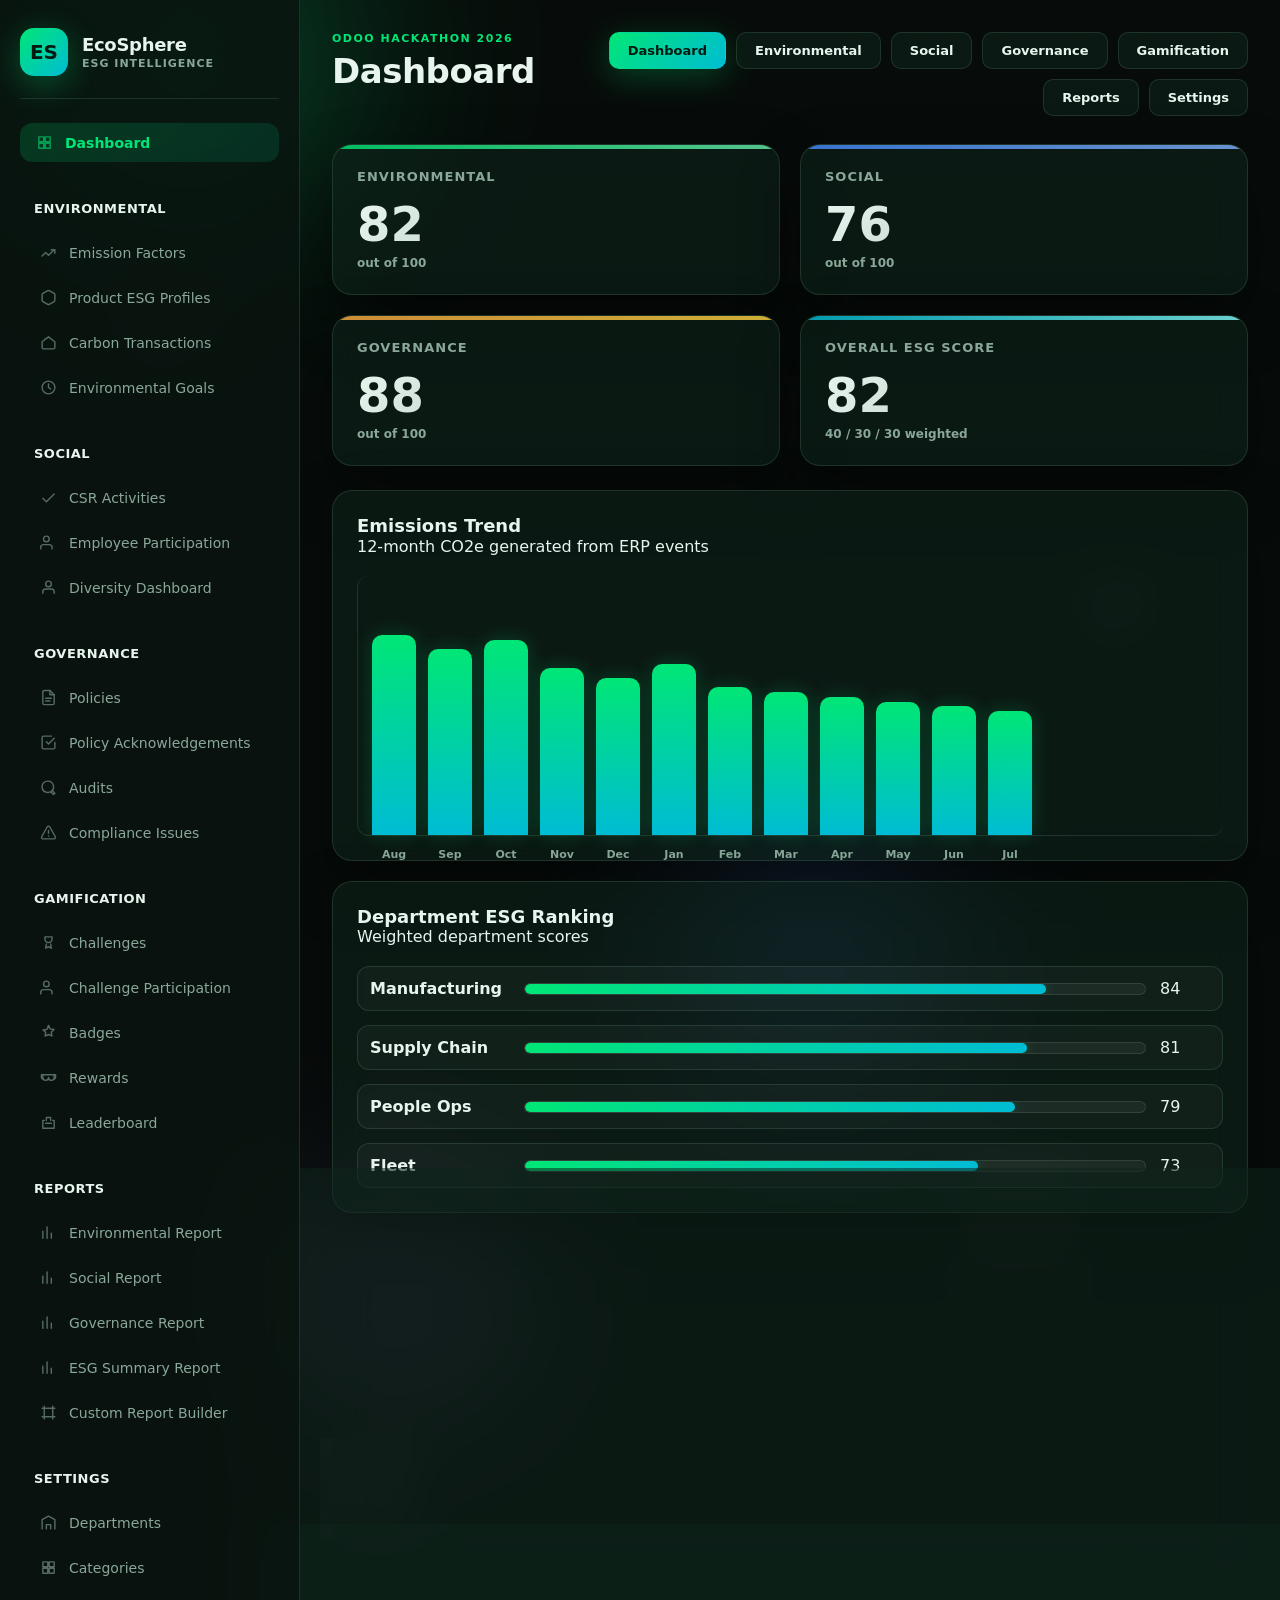
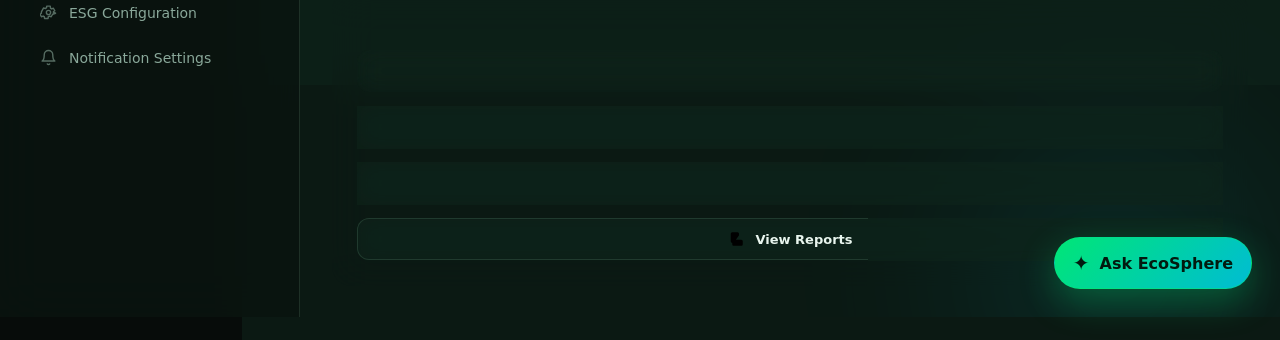
<file: web_preview/index.html>
<!doctype html>
<html lang="en">
<head>
  <meta charset="utf-8">
  <meta name="viewport" content="width=device-width, initial-scale=1">
  <title>EcoSphere ESG Platform</title>
  <link rel="stylesheet" href="styles.css">
</head>
<body>
  <div id="bg-canvas">
    <div class="orb orb-1"></div>
    <div class="orb orb-2"></div>
    <div class="orb orb-3"></div>
    <div class="orb orb-4"></div>
    <div class="floating-shape shape-1"></div>
    <div class="floating-shape shape-2"></div>
    <div class="floating-shape shape-3"></div>
    <div class="floating-shape shape-4"></div>
  </div>

  <aside class="sidebar" aria-label="EcoSphere navigation">
    <div class="brand">
      <div class="brand-mark">ES</div>
      <div>
        <strong>EcoSphere</strong>
        <span>ESG Intelligence</span>
      </div>
    </div>

    <nav class="side-nav">
      <a href="#dashboard" data-section="dashboard" class="active">Dashboard</a>
      <section>
        <button type="button" data-section="environmental">Environmental</button>
        <a href="#environmental" data-subtab="factors">Emission Factors</a>
        <a href="#environmental" data-subtab="profiles">Product ESG Profiles</a>
        <a href="#environmental" data-subtab="transactions">Carbon Transactions</a>
        <a href="#environmental" data-subtab="goals">Environmental Goals</a>
      </section>
      <section>
        <button type="button" data-section="social">Social</button>
        <a href="#social" data-subtab="activities">CSR Activities</a>
        <a href="#social" data-subtab="participation">Employee Participation</a>
        <a href="#social" data-subtab="diversity">Diversity Dashboard</a>
      </section>
      <section>
        <button type="button" data-section="governance">Governance</button>
        <a href="#governance" data-subtab="policies">Policies</a>
        <a href="#governance" data-subtab="acknowledgements">Policy Acknowledgements</a>
        <a href="#governance" data-subtab="audits">Audits</a>
        <a href="#governance" data-subtab="issues">Compliance Issues</a>
      </section>
      <section>
        <button type="button" data-section="gamification">Gamification</button>
        <a href="#gamification" data-subtab="challenges">Challenges</a>
        <a href="#gamification" data-subtab="challengeParticipation">Challenge Participation</a>
        <a href="#gamification" data-subtab="badges">Badges</a>
        <a href="#gamification" data-subtab="rewards">Rewards</a>
        <a href="#gamification" data-subtab="leaderboard">Leaderboard</a>
      </section>
      <section>
        <button type="button" data-section="reports">Reports</button>
        <a href="#reports" data-report="environmental">Environmental Report</a>
        <a href="#reports" data-report="social">Social Report</a>
        <a href="#reports" data-report="governance">Governance Report</a>
        <a href="#reports" data-report="summary">ESG Summary Report</a>
        <a href="#reports" data-report="custom">Custom Report Builder</a>
      </section>
      <section>
        <button type="button" data-section="settings">Settings</button>
        <a href="#settings" data-subtab="departments">Departments</a>
        <a href="#settings" data-subtab="categories">Categories</a>
        <a href="#settings" data-subtab="configuration">ESG Configuration</a>
        <a href="#settings" data-subtab="notifications">Notification Settings</a>
      </section>
    </nav>
  </aside>

  <main class="app-shell">
    <header class="topbar">
      <div>
        <p class="eyebrow">Odoo Hackathon 2026</p>
        <h1 id="pageTitle">Dashboard</h1>
      </div>
      <nav class="tabs" aria-label="Quick module navigation">
        <button type="button" data-section="dashboard" class="active">Dashboard</button>
        <button type="button" data-section="environmental">Environmental</button>
        <button type="button" data-section="social">Social</button>
        <button type="button" data-section="governance">Governance</button>
        <button type="button" data-section="gamification">Gamification</button>
        <button type="button" data-section="reports">Reports</button>
        <button type="button" data-section="settings">Settings</button>
      </nav>
    </header>

    <section id="dashboard" class="screen active">
      <div class="score-grid">
        <article class="score-card environmental">
          <span>Environmental</span>
          <strong id="envScore">82</strong>
          <small>out of 100</small>
        </article>
        <article class="score-card social">
          <span>Social</span>
          <strong id="socialScore">76</strong>
          <small>out of 100</small>
        </article>
        <article class="score-card governance">
          <span>Governance</span>
          <strong id="govScore">88</strong>
          <small>out of 100</small>
        </article>
        <article class="score-card overall">
          <span>Overall ESG Score</span>
          <strong id="overallScore">82</strong>
          <small>40 / 30 / 30 weighted</small>
        </article>
      </div>

      <div class="dashboard-grid">
        <section class="panel wide">
          <div class="panel-head">
            <div>
              <h2>Emissions Trend</h2>
              <p>12-month CO2e generated from ERP events</p>
            </div>
          </div>
          <div class="line-chart" id="emissionChart" aria-label="12 month emissions trend"></div>
        </section>

        <section class="panel">
          <div class="panel-head">
            <div>
              <h2>Department ESG Ranking</h2>
              <p>Weighted department scores</p>
            </div>
          </div>
          <div id="departmentRanking" class="ranking"></div>
        </section>

        <section class="panel">
          <div class="panel-head">
            <div>
              <h2>Recent Activity</h2>
              <p>Transactions, approvals, and alerts</p>
            </div>
          </div>
          <ol id="activityFeed" class="activity-feed"></ol>
        </section>

        <section class="panel actions-panel">
          <h2>Quick Actions</h2>
          <button id="simulatePurchase" type="button" class="primary" data-action="confirm-po">
            <svg viewBox="0 0 24 24" aria-hidden="true"><path d="M5 13l4 4L19 7"/></svg>
            Confirm Purchase Order
          </button>
          <button type="button" data-section="environmental" data-subtab="transactions">
            <svg viewBox="0 0 24 24" aria-hidden="true"><path d="M12 3v12m0 0l-4-4m4 4l4-4M5 21h14"/></svg>
            Log Carbon Data
          </button>
          <button type="button" data-section="gamification" data-subtab="challenges">
            <svg viewBox="0 0 24 24" aria-hidden="true"><path d="M8 21h8M12 17v4M7 4h10v4a5 5 0 01-10 0V4z"/></svg>
            Start Challenge
          </button>
          <button type="button" data-section="reports">
            <svg viewBox="0 0 24 24" aria-hidden="true"><path d="M9 17H7a2 2 0 01-2-2V5a2 2 0 012-2h7a2 2 0 012 2v2M9 13h10a2 2 0 012 2v4a2 2 0 01-2 2H9a2 2 0 01-2-2v-4a2 2 0 012-2z"/></svg>
            View Reports
          </button>
        </section>
      </div>
    </section>

    <section id="environmental" class="screen">
      <div class="module-tabs" data-tabs-for="environmental">
        <button type="button" data-subtab="factors" class="active">Emission Factors</button>
        <button type="button" data-subtab="profiles">Product ESG Profiles</button>
        <button type="button" data-subtab="transactions">Carbon Transactions</button>
        <button type="button" data-subtab="goals">Environmental Goals</button>
      </div>
      <div class="info-strip">Carbon Transactions are auto-generated from Purchase, Manufacturing, Fleet, and Expense records when Auto Emission Calculation is on.</div>
      <div class="subscreen active" data-subscreen="factors">
        <div class="table-wrap">
          <table>
            <thead><tr><th>Name</th><th>Activity Type</th><th>Unit</th><th>CO2e per Unit</th><th>Status</th></tr></thead>
            <tbody id="factorRows"></tbody>
          </table>
        </div>
      </div>
      <div class="subscreen" data-subscreen="profiles">
        <div class="table-wrap">
          <table>
            <thead><tr><th>Product</th><th>Recyclability</th><th>Sustainable Source</th><th>Emission Factor</th></tr></thead>
            <tbody id="profileRows"></tbody>
          </table>
        </div>
      </div>
      <div class="subscreen" data-subscreen="transactions">
        <div class="table-wrap">
          <table>
            <thead><tr><th>Date</th><th>Department</th><th>Source</th><th>Quantity</th><th>Calculated CO2e</th><th>Status</th></tr></thead>
            <tbody id="transactionRows"></tbody>
          </table>
        </div>
      </div>
      <div class="subscreen" data-subscreen="goals">
        <div class="table-wrap">
          <table>
            <thead><tr><th>Department</th><th>Target CO2</th><th>Current CO2</th><th>Progress</th><th>Deadline</th><th>Status</th></tr></thead>
            <tbody id="goalRows"></tbody>
          </table>
        </div>
      </div>
    </section>

    <section id="social" class="screen">
      <div class="module-tabs" data-tabs-for="social">
        <button type="button" data-subtab="activities" class="active">CSR Activities</button>
        <button type="button" data-subtab="participation">Employee Participation</button>
        <button type="button" data-subtab="diversity">Diversity Dashboard</button>
      </div>
      <div class="subscreen active" data-subscreen="activities">
        <div id="csrCards" class="card-grid"></div>
      </div>
      <div class="subscreen" data-subscreen="participation">
        <div class="table-wrap">
          <table>
            <thead><tr><th>Employee</th><th>Activity</th><th>Proof</th><th>Points</th><th>Approval Status</th><th>Actions</th></tr></thead>
            <tbody id="participationRows"></tbody>
          </table>
        </div>
      </div>
      <div class="subscreen" data-subscreen="diversity">
        <div class="metric-grid" id="diversityCards"></div>
      </div>
    </section>

    <section id="governance" class="screen">
      <div class="module-tabs" data-tabs-for="governance">
        <button type="button" data-subtab="policies" class="active">Policies</button>
        <button type="button" data-subtab="acknowledgements">Policy Acknowledgements</button>
        <button type="button" data-subtab="audits">Audits</button>
        <button type="button" data-subtab="issues">Compliance Issues</button>
      </div>
      <div class="subscreen active" data-subscreen="policies">
        <div class="table-wrap"><table><thead><tr><th>Policy</th><th>Published</th><th>Status</th><th>Acknowledgement Rate</th></tr></thead><tbody id="policyRows"></tbody></table></div>
      </div>
      <div class="subscreen" data-subscreen="acknowledgements">
        <div class="table-wrap"><table><thead><tr><th>Employee</th><th>Policy</th><th>Status</th><th>Acknowledged Date</th></tr></thead><tbody id="ackRows"></tbody></table></div>
      </div>
      <div class="subscreen" data-subscreen="audits">
        <div class="table-wrap"><table><thead><tr><th>Department</th><th>Auditor</th><th>Date</th><th>Findings</th><th>Status</th></tr></thead><tbody id="auditRows"></tbody></table></div>
        <h2 class="section-heading">Linked Compliance Issues</h2>
        <div class="table-wrap"><table><thead><tr><th>Audit</th><th>Severity</th><th>Description</th><th>Owner</th><th>Due Date</th><th>Status</th></tr></thead><tbody id="issueRowsLinked"></tbody></table></div>
      </div>
      <div class="subscreen" data-subscreen="issues">
        <div class="table-wrap"><table><thead><tr><th>Audit</th><th>Severity</th><th>Description</th><th>Owner</th><th>Due Date</th><th>Status</th></tr></thead><tbody id="issueRows"></tbody></table></div>
      </div>
    </section>

    <section id="gamification" class="screen">
      <div class="module-tabs" data-tabs-for="gamification">
        <button type="button" data-subtab="challenges" class="active">Challenges</button>
        <button type="button" data-subtab="challengeParticipation">Challenge Participation</button>
        <button type="button" data-subtab="badges">Badges</button>
        <button type="button" data-subtab="rewards">Rewards</button>
        <button type="button" data-subtab="leaderboard">Leaderboard</button>
      </div>
      <div class="subscreen active" data-subscreen="challenges">
        <div class="filter-row" id="challengeFilters"></div>
        <div id="challengeCards" class="card-grid"></div>
      </div>
      <div class="subscreen" data-subscreen="challengeParticipation">
        <div class="table-wrap"><table><thead><tr><th>Employee</th><th>Challenge</th><th>Progress</th><th>Proof</th><th>Approval</th><th>XP</th></tr></thead><tbody id="challengePartRows"></tbody></table></div>
      </div>
      <div class="subscreen" data-subscreen="badges"><div id="badgeGallery" class="badge-grid"></div></div>
      <div class="subscreen" data-subscreen="rewards">
        <div class="table-wrap"><table><thead><tr><th>Reward</th><th>Points Required</th><th>Stock</th><th>Status</th><th>Action</th></tr></thead><tbody id="rewardRows"></tbody></table></div>
      </div>
      <div class="subscreen" data-subscreen="leaderboard"><div id="leaderboardRows" class="leaderboard"></div></div>
    </section>

    <section id="reports" class="screen">
      <div class="report-grid">
        <article class="report-card"><h2>Environmental Report</h2><p>Carbon transactions, goal progress, department breakdown.</p><button type="button">Generate</button></article>
        <article class="report-card"><h2>Social Report</h2><p>CSR participation, diversity, and training summaries.</p><button type="button">Generate</button></article>
        <article class="report-card"><h2>Governance Report</h2><p>Policy acknowledgements, audit findings, issue aging.</p><button type="button">Generate</button></article>
        <article class="report-card"><h2>ESG Summary Report</h2><p>Environmental, Social, Governance, and Overall scores.</p><button type="button">Generate</button></article>
      </div>
      <section class="builder-panel">
        <div>
          <p class="eyebrow">Custom Report Builder</p>
          <h2>Combine filters freely</h2>
        </div>
        <div class="chip-row">
          <button type="button">Date Range</button><button type="button">Department</button><button type="button">Module</button><button type="button">Employee</button><button type="button">Challenge</button><button type="button">ESG Category</button>
        </div>
        <div class="builder-actions">
          <button type="button" class="primary">Run</button>
          <button type="button">Export PDF</button>
          <button type="button">Export Excel</button>
          <button type="button">Export CSV</button>
        </div>
      </section>
    </section>

    <section id="settings" class="screen">
      <div class="module-tabs" data-tabs-for="settings">
        <button type="button" data-subtab="departments" class="active">Departments</button>
        <button type="button" data-subtab="categories">Categories</button>
        <button type="button" data-subtab="configuration">ESG Configuration</button>
        <button type="button" data-subtab="notifications">Notification Settings</button>
      </div>
      <div class="subscreen active" data-subscreen="departments">
        <div class="table-wrap"><table><thead><tr><th>Name</th><th>Code</th><th>Head</th><th>Parent Dept</th><th>Employees</th><th>Status</th></tr></thead><tbody id="departmentRows"></tbody></table></div>
      </div>
      <div class="subscreen" data-subscreen="categories">
        <div class="table-wrap"><table><thead><tr><th>Name</th><th>Type</th><th>Status</th></tr></thead><tbody id="categoryRows"></tbody></table></div>
      </div>
      <div class="subscreen" data-subscreen="configuration">
        <div class="settings-grid">
          <label><input type="checkbox" checked> Auto Emission Calculation</label>
          <label><input type="checkbox" checked> Evidence Requirement</label>
          <label><input type="checkbox" checked> Badge Auto-Award</label>
          <label><input type="checkbox" checked> Compliance Email Alerts</label>
        </div>
        <div class="weight-panel"><span>Environmental 40%</span><span>Social 30%</span><span>Governance 30%</span></div>
      </div>
      <div class="subscreen" data-subscreen="notifications">
        <div class="settings-grid">
          <label><input type="checkbox" checked> New Compliance Issue raised</label>
          <label><input type="checkbox" checked> Participation approval decision</label>
          <label><input type="checkbox" checked> Policy acknowledgement reminder</label>
          <label><input type="checkbox" checked> Badge unlocked</label>
        </div>
      </div>
    </section>
  </main>

  <section class="chatbot" aria-label="EcoSphere assistant">
    <button id="chatLauncher" class="chat-launcher" type="button" aria-expanded="false" aria-controls="chatPanel">
      <span class="chat-launcher-icon" aria-hidden="true">✦</span>
      <span>Ask EcoSphere</span>
    </button>
    <div id="chatPanel" class="chat-panel" hidden>
      <header class="chat-header">
        <div class="chat-avatar" aria-hidden="true">✦</div>
        <div>
          <strong>EcoSphere Assistant</strong>
          <span><i></i> Online · ESG guidance</span>
        </div>
        <button id="chatClose" class="chat-close" type="button" aria-label="Close assistant">×</button>
      </header>
      <div id="chatMessages" class="chat-messages" role="log" aria-live="polite" aria-label="Chat messages">
        <div class="chat-message bot">Hi! I’m your EcoSphere guide. Ask me about ESG scores, emissions, compliance, or what to do next.</div>
      </div>
      <div class="chat-suggestions" aria-label="Suggested questions">
        <button type="button" data-chat-prompt="What is our overall ESG score?">Overall ESG score</button>
        <button type="button" data-chat-prompt="Which department needs attention?">Department at risk</button>
        <button type="button" data-chat-prompt="Show compliance issues">Compliance issues</button>
      </div>
      <form id="chatForm" class="chat-form">
        <label class="sr-only" for="chatInput">Ask the EcoSphere assistant</label>
        <input id="chatInput" type="text" autocomplete="off" placeholder="Ask about your ESG data…">
        <button type="submit" aria-label="Send message">↑</button>
      </form>
    </div>
  </section>

  <div id="toast" class="toast" role="status" aria-live="polite"></div>
  <script src="app.js"></script>
</body>
</html>
</file>
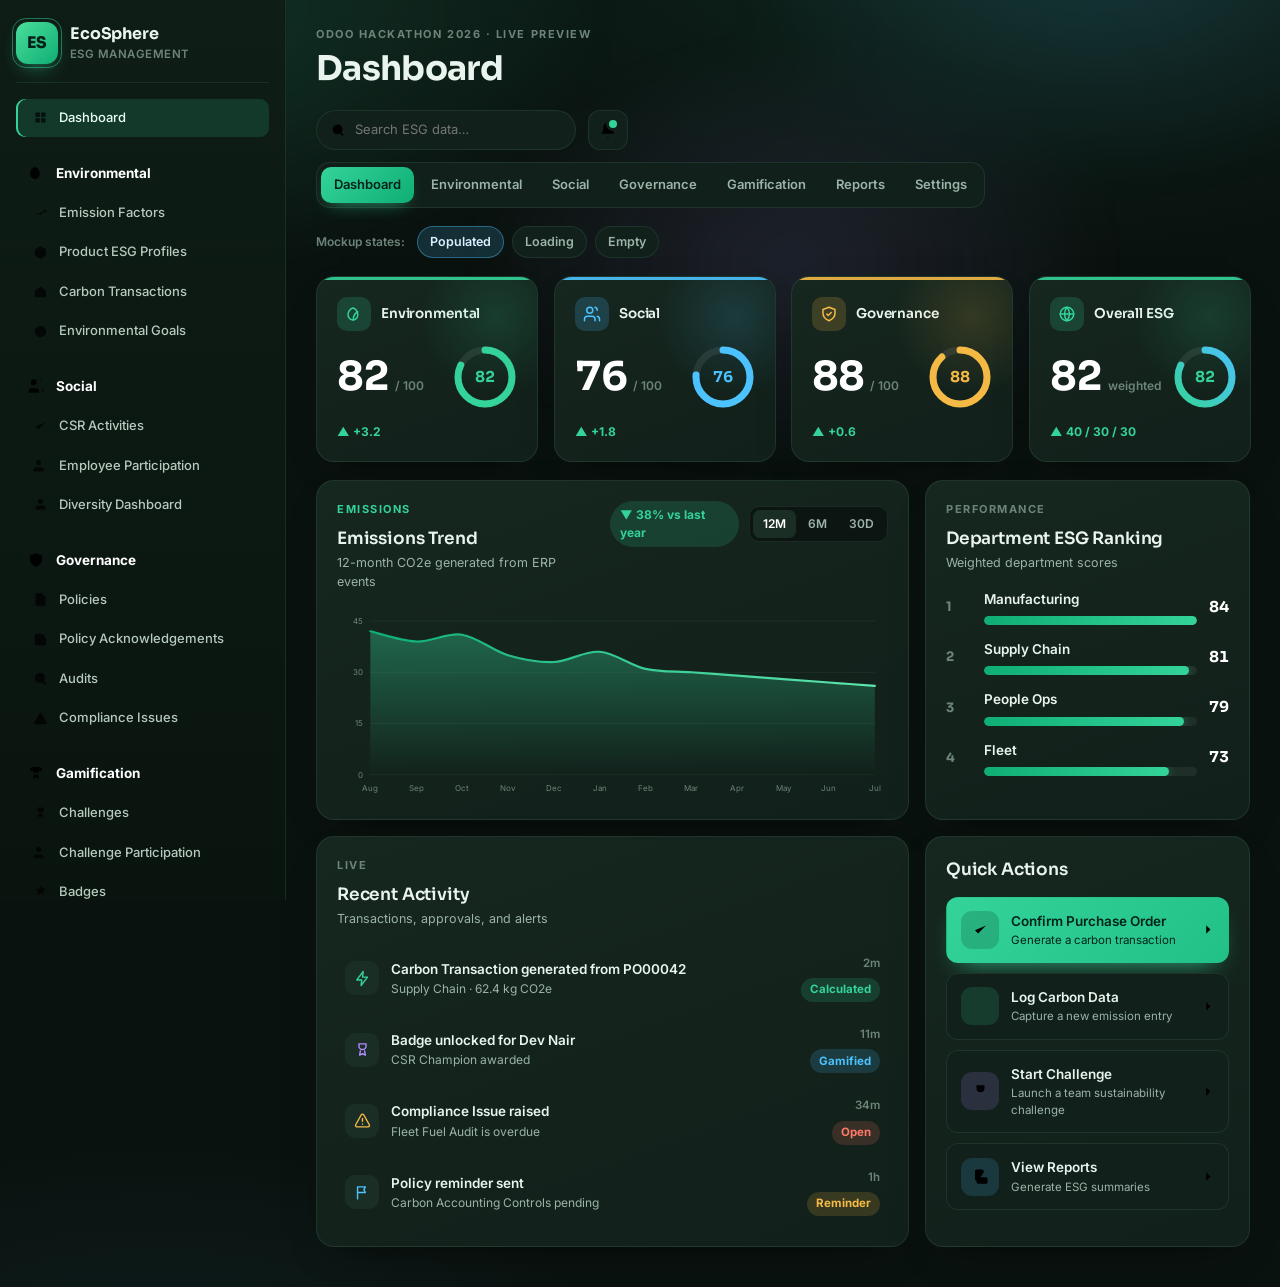
<file: web_preview/mockup.html>
<!doctype html>
<html lang="en">
<head>
  <meta charset="utf-8">
  <meta name="viewport" content="width=device-width, initial-scale=1">
  <title>EcoSphere — Design System Mockup (Dashboard)</title>
  <link rel="preconnect" href="https://fonts.googleapis.com">
  <link rel="preconnect" href="https://fonts.gstatic.com" crossorigin>
  <link href="https://fonts.googleapis.com/css2?family=Sora:wght@400;500;600;700;800&family=Inter:wght@400;500;600;700&display=swap" rel="stylesheet">
  <link rel="stylesheet" href="mockup.css?v=3">
</head>
<body>
  <aside class="sidebar" aria-label="EcoSphere navigation">
    <div class="brand">
      <div class="brand-mark">ES</div>
      <div class="brand-text">
        <strong>EcoSphere</strong>
        <span>ESG Management</span>
      </div>
    </div>

    <nav class="side-nav" id="sideNav">
      <a href="#dashboard" data-section="dashboard" class="active">
        <svg class="nav-ico" viewBox="0 0 24 24" aria-hidden="true"><path d="M4 4h7v7H4zM13 4h7v7h-7zM4 13h7v7H4zM13 13h7v7h-7z"/></svg>
        <span>Dashboard</span>
      </a>
      <section>
        <button type="button" data-section="environmental">
          <svg class="nav-ico" viewBox="0 0 24 24" aria-hidden="true"><path d="M11 20A7 7 0 014 13c0-5 4-9 7-9 0 0 5 2 6 8a7 7 0 01-6 8z"/><path d="M11 20c0-5 2-9 6-11"/></svg>
          <span>Environmental</span>
        </button>
        <a href="#environmental" data-subtab="factors"><svg class="nav-ico" viewBox="0 0 24 24" aria-hidden="true"><path d="M3 17l5-5 4 4 8-8"/><path d="M16 8h5v5"/></svg><span>Emission Factors</span></a>
        <a href="#environmental" data-subtab="profiles"><svg class="nav-ico" viewBox="0 0 24 24" aria-hidden="true"><path d="M21 16V8a2 2 0 00-1-1.7l-7-4a2 2 0 00-2 0l-7 4A2 2 0 003 8v8a2 2 0 001 1.7l7 4a2 2 0 002 0l7-4A2 2 0 0021 16z"/></svg><span>Product ESG Profiles</span></a>
        <a href="#environmental" data-subtab="transactions"><svg class="nav-ico" viewBox="0 0 24 24" aria-hidden="true"><path d="M7 7h.01M3 11l9-7 9 7v8a2 2 0 01-2 2H5a2 2 0 01-2-2z"/></svg><span>Carbon Transactions</span></a>
        <a href="#environmental" data-subtab="goals"><svg class="nav-ico" viewBox="0 0 24 24" aria-hidden="true"><path d="M12 21a9 9 0 100-18 9 9 0 000 18z"/><path d="M12 7v5l3 2"/></svg><span>Environmental Goals</span></a>
      </section>
      <section>
        <button type="button" data-section="social">
          <svg class="nav-ico" viewBox="0 0 24 24" aria-hidden="true"><path d="M16 21v-2a4 4 0 00-4-4H6a4 4 0 00-4 4v2"/><circle cx="9" cy="7" r="4"/><path d="M22 21v-2a4 4 0 00-3-3.87M16 3.13A4 4 0 0119 7"/></svg>
          <span>Social</span>
        </button>
        <a href="#social" data-subtab="activities"><svg class="nav-ico" viewBox="0 0 24 24" aria-hidden="true"><path d="M20 7L9 18l-5-5"/></svg><span>CSR Activities</span></a>
        <a href="#social" data-subtab="participation"><svg class="nav-ico" viewBox="0 0 24 24" aria-hidden="true"><path d="M17 21v-2a4 4 0 00-4-4H5a4 4 0 00-4 4v2"/><circle cx="9" cy="7" r="4"/></svg><span>Employee Participation</span></a>
        <a href="#social" data-subtab="diversity"><svg class="nav-ico" viewBox="0 0 24 24" aria-hidden="true"><path d="M4 20v-2a4 4 0 014-4h8a4 4 0 014 4v2"/><circle cx="12" cy="7" r="4"/></svg><span>Diversity Dashboard</span></a>
      </section>
      <section>
        <button type="button" data-section="governance">
          <svg class="nav-ico" viewBox="0 0 24 24" aria-hidden="true"><path d="M12 3l8 3v5c0 5-3.5 8-8 10-4.5-2-8-5-8-10V6z"/><path d="M9 12l2 2 4-4"/></svg>
          <span>Governance</span>
        </button>
        <a href="#governance" data-subtab="policies"><svg class="nav-ico" viewBox="0 0 24 24" aria-hidden="true"><path d="M14 2H6a2 2 0 00-2 2v16a2 2 0 002 2h12a2 2 0 002-2V8z"/><path d="M14 2v6h6M8 13h8M8 17h6"/></svg><span>Policies</span></a>
        <a href="#governance" data-subtab="acknowledgements"><svg class="nav-ico" viewBox="0 0 24 24" aria-hidden="true"><path d="M9 11l3 3 8-8"/><path d="M21 12v7a2 2 0 01-2 2H5a2 2 0 01-2-2V5a2 2 0 012-2h11"/></svg><span>Policy Acknowledgements</span></a>
        <a href="#governance" data-subtab="audits"><svg class="nav-ico" viewBox="0 0 24 24" aria-hidden="true"><path d="M11 3a8 8 0 106 13l4 4-2 2-4-4A8 8 0 0011 3z"/></svg><span>Audits</span></a>
        <a href="#governance" data-subtab="issues"><svg class="nav-ico" viewBox="0 0 24 24" aria-hidden="true"><path d="M12 9v4M12 17h.01M10.3 3.9L2.4 18a2 2 0 001.7 3h15.8a2 2 0 001.7-3L13.7 3.9a2 2 0 00-3.4 0z"/></svg><span>Compliance Issues</span></a>
      </section>
      <section>
        <button type="button" data-section="gamification">
          <svg class="nav-ico" viewBox="0 0 24 24" aria-hidden="true"><path d="M7 4h10v3a5 5 0 01-10 0V4z"/><path d="M7 5H4v2a3 3 0 003 3M17 5h3v2a3 3 0 01-3 3M9 14l-1 6 4-2 4 2-1-6"/></svg>
          <span>Gamification</span>
        </button>
        <a href="#gamification" data-subtab="challenges"><svg class="nav-ico" viewBox="0 0 24 24" aria-hidden="true"><path d="M7 4h10v3a5 5 0 01-10 0V4z"/><path d="M9 14l-1 6 4-2 4 2-1-6"/></svg><span>Challenges</span></a>
        <a href="#gamification" data-subtab="challengeParticipation"><svg class="nav-ico" viewBox="0 0 24 24" aria-hidden="true"><path d="M17 21v-2a4 4 0 00-4-4H5a4 4 0 00-4 4v2"/><circle cx="9" cy="7" r="4"/></svg><span>Challenge Participation</span></a>
        <a href="#gamification" data-subtab="badges"><svg class="nav-ico" viewBox="0 0 24 24" aria-hidden="true"><path d="M12 2l2.4 4.9 5.4.8-3.9 3.8.9 5.4L12 14.8 7.2 17l.9-5.4L4.2 8.5l5.4-.8z"/></svg><span>Badges</span></a>
        <a href="#gamification" data-subtab="rewards"><svg class="nav-ico" viewBox="0 0 24 24" aria-hidden="true"><path d="M20 12V8H4v4a4 4 0 008 0 4 4 0 008 0z"/><path d="M4 8H2v4a2 2 0 002 2M20 8h2v4a2 2 0 01-2 2"/></svg><span>Rewards</span></a>
        <a href="#gamification" data-subtab="leaderboard"><svg class="nav-ico" viewBox="0 0 24 24" aria-hidden="true"><path d="M6 9H4v11h16V9h-2M9 9V5h6v4M8 13h8"/></svg><span>Leaderboard</span></a>
      </section>
      <section>
        <button type="button" data-section="reports">
          <svg class="nav-ico" viewBox="0 0 24 24" aria-hidden="true"><path d="M4 20V10M10 20V4M16 20v-7M22 20H2"/></svg>
          <span>Reports</span>
        </button>
        <a href="#reports" data-report="environmental"><svg class="nav-ico" viewBox="0 0 24 24" aria-hidden="true"><path d="M4 20V10M10 20V4M16 20v-7"/></svg><span>Environmental Report</span></a>
        <a href="#reports" data-report="social"><svg class="nav-ico" viewBox="0 0 24 24" aria-hidden="true"><path d="M4 20V10M10 20V4M16 20v-7"/></svg><span>Social Report</span></a>
        <a href="#reports" data-report="governance"><svg class="nav-ico" viewBox="0 0 24 24" aria-hidden="true"><path d="M4 20V10M10 20V4M16 20v-7"/></svg><span>Governance Report</span></a>
        <a href="#reports" data-report="summary"><svg class="nav-ico" viewBox="0 0 24 24" aria-hidden="true"><path d="M4 20V10M10 20V4M16 20v-7"/></svg><span>ESG Summary Report</span></a>
        <a href="#reports" data-report="custom"><svg class="nav-ico" viewBox="0 0 24 24" aria-hidden="true"><path d="M6 3v18M3 6h18M3 18h18M18 3v18"/></svg><span>Custom Report Builder</span></a>
      </section>
      <section>
        <button type="button" data-section="settings">
          <svg class="nav-ico" viewBox="0 0 24 24" aria-hidden="true"><path d="M12 15a3 3 0 100-6 3 3 0 000 6z"/><path d="M19 12a7 7 0 00-.1-1l2-1.5-2-3.5-2.4 1a7 7 0 00-1.7-1L14.5 3h-5l-.3 2.5a7 7 0 00-1.7 1l-2.4-1-2 3.5L2 11a7 7 0 000 2l-2 1.5 2 3.5 2.4-1a7 7 0 001.7 1l.3 2.5h5l.3-2.5a7 7 0 001.7-1l2.4 1 2-3.5L22 13a7 7 0 00-3-1z"/></svg>
          <span>Settings</span>
        </button>
        <a href="#settings" data-subtab="departments"><svg class="nav-ico" viewBox="0 0 24 24" aria-hidden="true"><path d="M3 21V8l9-5 9 5v13M9 21v-6h6v6"/></svg><span>Departments</span></a>
        <a href="#settings" data-subtab="categories"><svg class="nav-ico" viewBox="0 0 24 24" aria-hidden="true"><path d="M4 4h7v7H4zM13 4h7v7h-7zM4 13h7v7H4zM13 13h7v7h-7z"/></svg><span>Categories</span></a>
        <a href="#settings" data-subtab="configuration"><svg class="nav-ico" viewBox="0 0 24 24" aria-hidden="true"><path d="M12 15a3 3 0 100-6 3 3 0 000 6z"/><path d="M19 12a7 7 0 00-.1-1l2-1.5-2-3.5-2.4 1a7 7 0 00-1.7-1L14.5 3h-5l-.3 2.5a7 7 0 00-1.7 1l-2.4-1-2 3.5L2 11a7 7 0 000 2l-2 1.5 2 3.5 2.4-1a7 7 0 001.7 1l.3 2.5h5l.3-2.5a7 7 0 001.7-1l2.4 1 2-3.5L22 13a7 7 0 00-3-1z"/></svg><span>ESG Configuration</span></a>
        <a href="#settings" data-subtab="notifications"><svg class="nav-ico" viewBox="0 0 24 24" aria-hidden="true"><path d="M18 8a6 6 0 10-12 0c0 7-3 9-3 9h18s-3-2-3-9M13.7 21a2 2 0 01-3.4 0"/></svg><span>Notification Settings</span></a>
      </section>
    </nav>

    <div class="side-foot">
      <div class="user-chip">
        <span class="avatar">AR</span>
        <span class="user-meta"><strong>Asha Rao</strong><small>ESG Admin</small></span>
      </div>
    </div>
  </aside>

  <main class="app-shell">
    <header class="topbar">
      <div class="title-block">
        <p class="eyebrow">Odoo Hackathon 2026 · live preview</p>
        <h1 id="pageTitle">Dashboard</h1>
      </div>
      <div class="topbar-right">
        <div class="search">
          <svg viewBox="0 0 24 24" aria-hidden="true"><path d="M11 3a8 8 0 106 13l4 4-2 2-4-4A8 8 0 0011 3z"/></svg>
          <input type="text" placeholder="Search ESG data…" aria-label="Search">
        </div>
        <button class="icon-btn" aria-label="Notifications">
          <svg viewBox="0 0 24 24" aria-hidden="true"><path d="M18 8a6 6 0 10-12 0c0 7-3 9-3 9h18s-3-2-3-9M13.7 21a2 2 0 01-3.4 0"/></svg>
          <span class="dot"></span>
        </button>
        <nav class="tabs" aria-label="Quick module navigation" id="topTabs">
          <button type="button" data-section="dashboard" class="active">Dashboard</button>
          <button type="button" data-section="environmental">Environmental</button>
          <button type="button" data-section="social">Social</button>
          <button type="button" data-section="governance">Governance</button>
          <button type="button" data-section="gamification">Gamification</button>
          <button type="button" data-section="reports">Reports</button>
          <button type="button" data-section="settings">Settings</button>
        </nav>
      </div>
    </header>

    <div class="state-switch" role="group" aria-label="Mockup state demo">
      <span class="state-label">Mockup states:</span>
      <button type="button" data-state="populated" class="active">Populated</button>
      <button type="button" data-state="loading">Loading</button>
      <button type="button" data-state="empty">Empty</button>
    </div>

    <section id="screen-dashboard" class="screen active">
      <div class="score-grid" id="scoreGrid"></div>

      <div class="dashboard-grid">
        <section class="panel wide chart-panel">
          <div class="panel-head">
            <div>
              <p class="eyebrow accent-env">Emissions</p>
              <h2>Emissions Trend</h2>
              <p class="sub">12-month CO2e generated from ERP events</p>
            </div>
            <div class="panel-tools">
              <span class="trend-badge good">▼ 38% vs last year</span>
              <div class="segmented" id="rangeSwitch">
                <button type="button" class="active">12M</button>
                <button type="button">6M</button>
                <button type="button">30D</button>
              </div>
            </div>
          </div>
          <div class="chart-wrap" id="emissionChart"></div>
        </section>

        <section class="panel">
          <div class="panel-head">
            <div>
              <p class="eyebrow">Performance</p>
              <h2>Department ESG Ranking</h2>
              <p class="sub">Weighted department scores</p>
            </div>
          </div>
          <div class="ranking" id="departmentRanking"></div>
        </section>

        <section class="panel">
          <div class="panel-head">
            <div>
              <p class="eyebrow">Live</p>
              <h2>Recent Activity</h2>
              <p class="sub">Transactions, approvals, and alerts</p>
            </div>
          </div>
          <ol class="activity-feed" id="activityFeed"></ol>
        </section>

        <section class="panel actions-panel">
          <div class="panel-head plain">
            <h2>Quick Actions</h2>
          </div>
          <button type="button" id="simulatePurchase" class="qa primary">
            <span class="qa-ico"><svg viewBox="0 0 24 24" aria-hidden="true"><path d="M5 13l4 4L19 7"/></svg></span>
            <span class="qa-text"><strong>Confirm Purchase Order</strong><small>Generate a carbon transaction</small></span>
            <svg class="qa-arrow" viewBox="0 0 24 24" aria-hidden="true"><path d="M5 12h14M13 6l6 6-6 6"/></svg>
          </button>
          <button type="button" class="qa" data-section="environmental" data-subtab="transactions">
            <span class="qa-ico env"><svg viewBox="0 0 24 24" aria-hidden="true"><path d="M12 3v12m0 0l-4-4m4 4l4-4M5 21h14"/></svg></span>
            <span class="qa-text"><strong>Log Carbon Data</strong><small>Capture a new emission entry</small></span>
            <svg class="qa-arrow" viewBox="0 0 24 24" aria-hidden="true"><path d="M5 12h14M13 6l6 6-6 6"/></svg>
          </button>
          <button type="button" class="qa" data-section="gamification" data-subtab="challenges">
            <span class="qa-ico game"><svg viewBox="0 0 24 24" aria-hidden="true"><path d="M8 21h8M12 17v4M7 4h10v4a5 5 0 01-10 0V4z"/></svg></span>
            <span class="qa-text"><strong>Start Challenge</strong><small>Launch a team sustainability challenge</small></span>
            <svg class="qa-arrow" viewBox="0 0 24 24" aria-hidden="true"><path d="M5 12h14M13 6l6 6-6 6"/></svg>
          </button>
          <button type="button" class="qa" data-section="reports">
            <span class="qa-ico social"><svg viewBox="0 0 24 24" aria-hidden="true"><path d="M9 17H7a2 2 0 01-2-2V5a2 2 0 012-2h7a2 2 0 012 2v2M9 13h10a2 2 0 012 2v4a2 2 0 01-2 2H9a2 2 0 01-2-2v-4a2 2 0 012-2z"/></svg></span>
            <span class="qa-text"><strong>View Reports</strong><small>Generate ESG summaries</small></span>
            <svg class="qa-arrow" viewBox="0 0 24 24" aria-hidden="true"><path d="M5 12h14M13 6l6 6-6 6"/></svg>
          </button>
        </section>
      </div>
    </section>

    <section id="screen-module" class="screen">
      <div id="moduleContent"></div>
    </section>
  </main>

  <div id="toast" class="toast" role="status" aria-live="polite"></div>

  <script src="mockup.js?v=3"></script>
</body>
</html>
</file>
<file: web_preview/styles.css>
:root {
  --bg: #070c0a;
  --panel: rgba(16, 37, 28, 0.55);
  --panel-solid: #0f221a;
  --ink: #e8f5ee;
  --muted: #8aa89a;
  --line: rgba(183, 243, 206, 0.12);
  --green: #00e676;
  --teal: #00bcd4;
  --amber: #ffab40;
  --red: #ff5252;
  --blue: #448aff;
  --purple: #b388ff;
  --shadow: 0 25px 60px rgba(0, 0, 0, 0.45);
  --glass: rgba(255, 255, 255, 0.03);
  --glass-border: rgba(255, 255, 255, 0.08);
}

* { box-sizing: border-box; margin: 0; padding: 0; }

html {
  scroll-behavior: smooth;
}

body {
  min-height: 100vh;
  color: var(--ink);
  background: var(--bg);
  font-family: Inter, ui-sans-serif, system-ui, -apple-system, BlinkMacSystemFont, "Segoe UI", sans-serif;
  overflow-x: hidden;
  perspective: 1200px;
}

button, input { font: inherit; }

#bg-canvas {
  position: fixed;
  inset: 0;
  z-index: 0;
  pointer-events: none;
  overflow: hidden;
}

.orb {
  position: absolute;
  border-radius: 50%;
  filter: blur(90px);
  opacity: 0.35;
  animation: drift 18s infinite ease-in-out;
}

.orb-1 { width: 500px; height: 500px; background: radial-gradient(circle, var(--green), transparent 70%); top: -10%; left: -5%; animation-delay: 0s; }
.orb-2 { width: 400px; height: 400px; background: radial-gradient(circle, var(--teal), transparent 70%); bottom: -8%; right: -3%; animation-delay: -6s; }
.orb-3 { width: 350px; height: 350px; background: radial-gradient(circle, var(--blue), transparent 70%); top: 40%; left: 50%; animation-delay: -12s; }
.orb-4 { width: 280px; height: 280px; background: radial-gradient(circle, var(--purple), transparent 70%); top: 60%; left: 20%; animation-delay: -3s; }

@keyframes drift {
  0%, 100% { transform: translate(0, 0) scale(1); }
  25% { transform: translate(60px, -80px) scale(1.1); }
  50% { transform: translate(-40px, 40px) scale(0.9); }
  75% { transform: translate(80px, 60px) scale(1.05); }
}

.floating-shape {
  position: absolute;
  border: 1px solid rgba(255, 255, 255, 0.08);
  background: var(--glass);
  backdrop-filter: blur(4px);
  animation: float 20s infinite linear;
}

.shape-1 { width: 80px; height: 80px; top: 15%; left: 10%; border-radius: 30% 70% 70% 30% / 30% 30% 70% 70%; animation-duration: 22s; }
.shape-2 { width: 120px; height: 120px; top: 60%; left: 75%; border-radius: 60% 40% 30% 70% / 60% 30% 70% 40%; animation-duration: 26s; animation-delay: -5s; }
.shape-3 { width: 60px; height: 60px; top: 30%; left: 85%; border-radius: 40% 60% 70% 30% / 40% 50% 60% 50%; animation-duration: 18s; animation-delay: -10s; }
.shape-4 { width: 100px; height: 100px; top: 75%; left: 25%; border-radius: 50% 50% 30% 70% / 50% 30% 70% 50%; animation-duration: 24s; animation-delay: -15s; }

@keyframes float {
  0% { transform: translateY(0) rotate(0deg); opacity: 0.4; }
  50% { transform: translateY(-40px) rotate(180deg); opacity: 0.7; }
  100% { transform: translateY(0) rotate(360deg); opacity: 0.4; }
}

.sidebar {
  position: fixed;
  inset: 0 auto 0 0;
  width: 300px;
  overflow-y: auto;
  background: rgba(10, 20, 16, 0.85);
  backdrop-filter: blur(24px);
  -webkit-backdrop-filter: blur(24px);
  border-right: 1px solid var(--line);
  padding: 28px 20px;
  z-index: 10;
  transform-style: preserve-3d;
}

.brand {
  display: flex;
  align-items: center;
  gap: 14px;
  padding-bottom: 22px;
  border-bottom: 1px solid var(--line);
  margin-bottom: 24px;
  transform: translateZ(30px);
}

.brand-mark {
  display: grid;
  place-items: center;
  width: 48px;
  height: 48px;
  border-radius: 14px;
  background: linear-gradient(135deg, var(--green), var(--teal));
  color: #021a0f;
  font-weight: 900;
  font-size: 20px;
  box-shadow: 0 8px 32px rgba(0, 230, 118, 0.3);
  animation: pulse-glow 3s ease-in-out infinite;
}

@keyframes pulse-glow {
  0%, 100% { box-shadow: 0 8px 32px rgba(0, 230, 118, 0.3); }
  50% { box-shadow: 0 8px 48px rgba(0, 230, 118, 0.5); }
}

.brand strong { display: block; font-size: 18px; letter-spacing: -0.3px; }
.brand span { display: block; color: var(--muted); font-size: 11px; font-weight: 700; text-transform: uppercase; letter-spacing: 1px; margin-top: 2px; }

.side-nav, .side-nav section { display: grid; gap: 6px; }
.side-nav section { margin-top: 16px; }

.side-nav a, .side-nav button {
  width: 100%;
  display: flex;
  align-items: center;
  gap: 12px;
  border: 0;
  color: var(--muted);
  background: transparent;
  text-align: left;
  text-decoration: none;
  padding: 11px 14px;
  border-radius: 12px;
  cursor: pointer;
  transition: all 0.3s cubic-bezier(0.4, 0, 0.2, 1);
  transform-style: preserve-3d;
  position: relative;
  overflow: hidden;
}

.side-nav a::before, .side-nav button::before {
  content: "";
  position: absolute;
  inset: 0;
  background: linear-gradient(135deg, rgba(0, 230, 118, 0.1), rgba(0, 188, 212, 0.05));
  opacity: 0;
  transition: opacity 0.3s ease;
  border-radius: 12px;
}

.side-nav a:hover::before, .side-nav button:hover::before, .side-nav a.active::before, .side-nav button.active::before { opacity: 1; }

.side-nav a:hover, .side-nav button:hover { color: var(--ink); transform: translateX(4px) translateZ(10px); }
.side-nav a.active, .side-nav button.active { color: var(--green); font-weight: 700; background: rgba(0, 230, 118, 0.08); }

.nav-ico {
  width: 20px;
  height: 20px;
  flex: 0 0 20px;
  opacity: 0.8;
  transition: all 0.3s ease;
}

.side-nav a .nav-ico { margin-left: 2px; width: 17px; height: 17px; flex-basis: 17px; opacity: 0.6; }

.side-nav button {
  color: var(--ink);
  font-weight: 700;
  margin-top: 6px;
  font-size: 13px;
  text-transform: uppercase;
  letter-spacing: 0.5px;
}

.side-nav a { font-size: 14px; padding-left: 18px; }
.side-nav > a { padding-left: 14px; font-weight: 700; font-size: 14px; }

.app-shell {
  margin-left: 300px;
  min-height: 100vh;
  padding: 32px;
  position: relative;
  z-index: 1;
}

.topbar {
  display: flex;
  align-items: flex-start;
  justify-content: space-between;
  gap: 24px;
  margin-bottom: 28px;
  animation: fadeInUp 0.6s ease-out;
}

@keyframes fadeInUp {
  from { opacity: 0; transform: translateY(20px); }
  to { opacity: 1; transform: translateY(0); }
}

.eyebrow {
  text-transform: uppercase;
  letter-spacing: 1.5px;
  font-size: 11px;
  font-weight: 800;
  color: var(--green);
  margin-bottom: 8px;
}

h1 { font-size: 34px; line-height: 1.1; font-weight: 800; letter-spacing: -0.5px; }
h2 { font-size: 18px; line-height: 1.2; font-weight: 700; }
p { margin: 0; }

.tabs, .module-tabs, .filter-row, .chip-row, .builder-actions {
  display: flex;
  gap: 10px;
  flex-wrap: wrap;
}

.tabs { justify-content: flex-end; max-width: 760px; }

.tabs button, .module-tabs button, .filter-row button, .chip-row button, .builder-actions button, .actions-panel button {
  padding: 10px 18px;
  border: 1px solid var(--line);
  background: var(--panel);
  color: var(--ink);
  border-radius: 10px;
  cursor: pointer;
  transition: all 0.3s cubic-bezier(0.4, 0, 0.2, 1);
  backdrop-filter: blur(12px);
  font-weight: 600;
  font-size: 13px;
  display: flex;
  align-items: center;
  gap: 8px;
}

.tabs button:hover, .module-tabs button:hover, .filter-row button:hover, .chip-row button:hover, .builder-actions button:hover, .actions-panel button:hover {
  background: rgba(255, 255, 255, 0.08);
  border-color: rgba(255, 255, 255, 0.2);
  transform: translateY(-2px);
  box-shadow: 0 8px 24px rgba(0, 0, 0, 0.3);
}

.tabs button.active, .module-tabs button.active, .filter-row button.active, .primary {
  background: linear-gradient(135deg, var(--green), var(--teal));
  border-color: transparent;
  color: #021a0f;
  font-weight: 800;
  box-shadow: 0 8px 32px rgba(0, 230, 118, 0.25);
}

.primary svg { width: 18px; height: 18px; flex: 0 0 18px; }

.screen, .subscreen {
  display: none;
  animation: fadeInUp 0.5s ease-out;
}

.screen.active, .subscreen.active { display: block; }

@keyframes slideIn {
  from { opacity: 0; transform: translateX(30px) rotateY(-5deg); }
  to { opacity: 1; transform: translateX(0) rotateY(0); }
}

.screen.active { animation: slideIn 0.5s cubic-bezier(0.4, 0, 0.2, 1); }

.score-grid {
  display: grid;
  grid-template-columns: repeat(4, minmax(0, 1fr));
  gap: 20px;
  margin-bottom: 24px;
}

.score-card {
  min-height: 150px;
  padding: 24px;
  border-radius: 20px;
  background: var(--panel);
  backdrop-filter: blur(20px);
  border: 1px solid var(--line);
  box-shadow: var(--shadow);
  position: relative;
  overflow: hidden;
  transition: all 0.4s cubic-bezier(0.4, 0, 0.2, 1);
  transform-style: preserve-3d;
}

.score-card::before {
  content: "";
  position: absolute;
  top: 0; left: 0; right: 0;
  height: 4px;
  background: linear-gradient(90deg, var(--green), var(--teal));
  opacity: 0.8;
}

.score-card:hover {
  transform: translateY(-8px) rotateX(5deg);
  box-shadow: 0 30px 80px rgba(0, 0, 0, 0.5);
  border-color: rgba(255, 255, 255, 0.15);
}

.score-card span { display: block; color: var(--muted); font-weight: 700; font-size: 13px; text-transform: uppercase; letter-spacing: 1px; }
.score-card strong { display: block; font-size: 48px; line-height: 1; margin: 16px 0 8px; font-weight: 800; background: linear-gradient(135deg, var(--ink), var(--muted)); -webkit-background-clip: text; -webkit-text-fill-color: transparent; background-clip: text; }
.score-card small { display: block; color: var(--muted); font-size: 12px; font-weight: 600; }

.score-card.environmental::before { background: linear-gradient(90deg, var(--green), #69f0ae); }
.score-card.social::before { background: linear-gradient(90deg, var(--blue), #82b1ff); }
.score-card.governance::before { background: linear-gradient(90deg, var(--amber), #ffd740); }
.score-card.overall::before { background: linear-gradient(90deg, var(--teal), #84ffff); }

.dashboard-grid {
  display: grid;
  grid-template-columns: minmax(0, 1.5fr) minmax(340px, 0.9fr);
  gap: 20px;
}

.panel, .report-card, .builder-panel, .csr-card, .challenge-card, .metric-card, .badge-card {
  background: var(--panel);
  backdrop-filter: blur(20px);
  border: 1px solid var(--line);
  border-radius: 20px;
  box-shadow: var(--shadow);
  padding: 24px;
  transition: all 0.4s cubic-bezier(0.4, 0, 0.2, 1);
  transform-style: preserve-3d;
}

.panel:hover, .report-card:hover, .csr-card:hover, .challenge-card:hover, .metric-card:hover, .badge-card:hover {
  transform: translateY(-6px) rotateX(2deg);
  box-shadow: 0 30px 80px rgba(0, 0, 0, 0.5);
  border-color: rgba(255, 255, 255, 0.15);
}

.panel.wide { min-height: 360px; }
.panel-head {
  display: flex;
  align-items: flex-start;
  justify-content: space-between;
  gap: 16px;
  margin-bottom: 20px;
}

.line-chart {
  position: relative;
  height: 260px;
  border-left: 1px solid var(--line);
  border-bottom: 1px solid var(--line);
  display: flex;
  align-items: end;
  gap: 12px;
  padding: 20px 14px 0;
  background: repeating-linear-gradient(to top, transparent 0 48px, rgba(255, 255, 255, 0.02) 49px);
  border-radius: 12px;
}

.bar {
  position: relative;
  flex: 1;
  min-width: 18px;
  max-width: 44px;
  background: linear-gradient(180deg, var(--green), var(--teal));
  border-radius: 10px 10px 0 0;
  cursor: pointer;
  transition: all 0.4s cubic-bezier(0.4, 0, 0.2, 1);
  box-shadow: 0 0 20px rgba(0, 230, 118, 0.2);
  animation: growUp 1s ease-out backwards;
}

@keyframes growUp {
  from { height: 0 !important; }
}

.bar:hover {
  filter: brightness(1.2);
  transform: translateY(-6px) scale(1.05);
  box-shadow: 0 12px 40px rgba(0, 230, 118, 0.4);
}

.bar .tip {
  position: absolute;
  left: 50%;
  bottom: calc(100% + 12px);
  transform: translateX(-50%) translateY(6px);
  background: var(--panel-solid);
  color: var(--ink);
  font-size: 12px;
  font-weight: 700;
  padding: 8px 12px;
  border-radius: 10px;
  white-space: nowrap;
  opacity: 0;
  pointer-events: none;
  transition: all 0.3s ease;
  z-index: 4;
  border: 1px solid var(--line);
  box-shadow: 0 8px 24px rgba(0, 0, 0, 0.4);
}

.bar:hover .tip {
  opacity: 1;
  transform: translateX(-50%) translateY(0);
}

.bar span {
  position: absolute;
  left: 50%;
  bottom: -26px;
  transform: translateX(-50%);
  color: var(--muted);
  font-size: 11px;
  font-weight: 600;
}

.ranking, .leaderboard, .activity-feed, .actions-panel { display: grid; gap: 14px; }

.rank-row, .leader-row {
  display: grid;
  grid-template-columns: 140px 1fr 50px;
  align-items: center;
  gap: 14px;
  padding: 12px;
  border-radius: 12px;
  background: var(--glass);
  border: 1px solid var(--line);
  transition: all 0.3s ease;
}

.rank-row:hover, .leader-row:hover {
  background: rgba(255, 255, 255, 0.06);
  transform: translateX(4px);
}

.rank-meter, .progress {
  height: 12px;
  background: rgba(255, 255, 255, 0.05);
  border-radius: 999px;
  overflow: hidden;
  border: 1px solid var(--line);
}

.rank-meter i, .progress i {
  display: block;
  height: 100%;
  background: linear-gradient(90deg, var(--green), var(--teal));
  border-radius: 999px;
  transition: width 1s cubic-bezier(0.4, 0, 0.2, 1);
  box-shadow: 0 0 12px rgba(0, 230, 118, 0.3);
}

.activity-feed { padding-left: 8px; list-style: none; }
.activity-feed li {
  position: relative;
  padding-left: 20px;
  margin-bottom: 12px;
  color: var(--muted);
  font-size: 14px;
}
.activity-feed li::before {
  content: "";
  position: absolute;
  left: 0;
  top: 8px;
  width: 8px;
  height: 8px;
  border-radius: 50%;
  background: var(--green);
  box-shadow: 0 0 12px var(--green);
}
.activity-feed small { display: block; color: var(--muted); margin-top: 4px; font-size: 12px; }
.activity-feed strong { color: var(--ink); font-weight: 700; }

.module-tabs, .info-strip { margin-bottom: 18px; }

.info-strip {
  border: 1px solid rgba(0, 230, 118, 0.3);
  background: rgba(0, 230, 118, 0.05);
  color: var(--green);
  border-radius: 12px;
  padding: 14px 18px;
  font-weight: 700;
  font-size: 14px;
  display: flex;
  align-items: center;
  gap: 10px;
}

.info-strip::before {
  content: "ℹ";
  display: grid;
  place-items: center;
  width: 24px;
  height: 24px;
  border-radius: 50%;
  background: rgba(0, 230, 118, 0.15);
  font-size: 14px;
}

.table-wrap {
  overflow-x: auto;
  background: var(--panel);
  backdrop-filter: blur(20px);
  border: 1px solid var(--line);
  border-radius: 20px;
  box-shadow: var(--shadow);
}

table {
  width: 100%;
  border-collapse: collapse;
  min-width: 800px;
}

th, td {
  padding: 16px 20px;
  border-bottom: 1px solid var(--line);
  text-align: left;
  vertical-align: middle;
  font-size: 14px;
}

th {
  font-size: 11px;
  text-transform: uppercase;
  letter-spacing: 1px;
  color: var(--muted);
  background: rgba(255, 255, 255, 0.02);
  font-weight: 700;
}

tr {
  transition: all 0.3s ease;
}

tr:hover {
  background: rgba(255, 255, 255, 0.03);
  transform: scale(1.005);
}

tr:last-child td { border-bottom: 0; }

.pill {
  display: inline-flex;
  align-items: center;
  min-height: 28px;
  padding: 5px 12px;
  border-radius: 999px;
  font-size: 12px;
  font-weight: 800;
  background: rgba(255, 255, 255, 0.05);
  color: var(--muted);
  border: 1px solid var(--line);
  transition: all 0.3s ease;
}

.pill.good { background: rgba(0, 230, 118, 0.12); color: var(--green); border-color: rgba(0, 230, 118, 0.3); box-shadow: 0 0 12px rgba(0, 230, 118, 0.15); }
.pill.warn { background: rgba(255, 171, 64, 0.12); color: var(--amber); border-color: rgba(255, 171, 64, 0.3); box-shadow: 0 0 12px rgba(255, 171, 64, 0.15); }
.pill.bad { background: rgba(255, 82, 82, 0.12); color: var(--red); border-color: rgba(255, 82, 82, 0.3); box-shadow: 0 0 12px rgba(255, 82, 82, 0.15); }
.pill.info { background: rgba(68, 138, 255, 0.12); color: var(--blue); border-color: rgba(68, 138, 255, 0.3); box-shadow: 0 0 12px rgba(68, 138, 255, 0.15); }

.card-grid, .report-grid, .metric-grid, .settings-grid {
  display: grid;
  gap: 20px;
}

.report-grid { grid-template-columns: repeat(4, minmax(0, 1fr)); margin-bottom: 24px; }
.card-grid, .metric-grid, .settings-grid { grid-template-columns: repeat(3, minmax(0, 1fr)); }

.csr-card h2, .challenge-card h2, .metric-card h2, .badge-card h2 { font-size: 16px; font-weight: 700; }
.csr-card p, .challenge-card p, .metric-card p, .badge-card p { color: var(--muted); margin-top: 8px; font-size: 13px; }
.card-meta { display: flex; gap: 8px; flex-wrap: wrap; margin-top: 16px; }

.section-heading { margin: 24px 0 16px; }

.badge-grid {
  display: grid;
  grid-template-columns: repeat(4, minmax(0, 1fr));
  gap: 20px;
}

.badge-icon {
  display: grid;
  place-items: center;
  width: 64px;
  height: 64px;
  border-radius: 18px;
  background: linear-gradient(135deg, rgba(0, 230, 118, 0.15), rgba(0, 188, 212, 0.1));
  color: var(--green);
  font-weight: 900;
  font-size: 24px;
  margin-bottom: 16px;
  border: 1px solid rgba(0, 230, 118, 0.2);
  box-shadow: 0 8px 24px rgba(0, 230, 118, 0.15);
}

.leader-row {
  grid-template-columns: 42px 1fr 100px;
  background: var(--panel);
  border: 1px solid var(--line);
  border-radius: 14px;
  padding: 16px;
  display: grid;
  gap: 14px;
  align-items: center;
  transition: all 0.3s ease;
}

.leader-row:hover {
  transform: translateX(6px);
  border-color: rgba(255, 255, 255, 0.15);
}

.builder-panel {
  border: 1px solid rgba(0, 230, 118, 0.3);
  background: rgba(0, 230, 118, 0.03);
  position: relative;
  overflow: hidden;
}

.builder-panel::before {
  content: "";
  position: absolute;
  top: 0; left: 0; right: 0;
  height: 3px;
  background: linear-gradient(90deg, var(--green), var(--teal), var(--blue), var(--purple));
  background-size: 300% 100%;
  animation: gradient-shift 4s ease infinite;
}

@keyframes gradient-shift {
  0%, 100% { background-position: 0% 50%; }
  50% { background-position: 100% 50%; }
}

.chip-row { margin: 20px 0; }
.builder-actions button { min-width: 120px; }

.settings-grid label {
  display: flex;
  align-items: center;
  gap: 12px;
  background: var(--panel);
  border: 1px solid var(--line);
  border-radius: 14px;
  box-shadow: var(--shadow);
  padding: 20px;
  font-weight: 700;
  font-size: 14px;
  transition: all 0.3s ease;
  cursor: pointer;
}

.settings-grid label:hover {
  background: rgba(255, 255, 255, 0.05);
  transform: translateY(-2px);
}

.settings-grid input {
  width: 22px;
  height: 22px;
  accent-color: var(--green);
  cursor: pointer;
}

.weight-panel {
  display: flex;
  gap: 14px;
  flex-wrap: wrap;
  margin-top: 20px;
}

.weight-panel span {
  background: linear-gradient(135deg, var(--green), var(--teal));
  color: #021a0f;
  border-radius: 14px;
  padding: 14px 20px;
  font-weight: 800;
  font-size: 14px;
  box-shadow: 0 8px 24px rgba(0, 230, 118, 0.2);
  animation: float 6s ease-in-out infinite;
}

.weight-panel span:nth-child(2) { animation-delay: -2s; background: linear-gradient(135deg, var(--blue), var(--teal)); }
.weight-panel span:nth-child(3) { animation-delay: -4s; background: linear-gradient(135deg, var(--purple), var(--blue)); }

.toast {
  position: fixed;
  right: 28px;
  bottom: 28px;
  max-width: 400px;
  background: var(--panel-solid);
  color: var(--ink);
  padding: 16px 20px;
  border-radius: 14px;
  box-shadow: var(--shadow);
  transform: translateY(150%);
  opacity: 0;
  transition: all 0.4s cubic-bezier(0.4, 0, 0.2, 1);
  z-index: 100;
  border: 1px solid var(--line);
  backdrop-filter: blur(20px);
  font-weight: 600;
}

.toast.show {
  transform: translateY(0);
  opacity: 1;
}

.chatbot { position: fixed; right: 28px; bottom: 28px; z-index: 110; }
.chat-launcher {
  display: inline-flex; align-items: center; gap: 10px; min-height: 52px; padding: 12px 18px;
  border: 1px solid rgba(0, 230, 118, 0.45); border-radius: 999px; cursor: pointer;
  background: linear-gradient(135deg, var(--green), var(--teal)); color: #021a0f; font-weight: 900;
  box-shadow: 0 12px 36px rgba(0, 230, 118, 0.3); transition: transform .25s ease, box-shadow .25s ease;
}
.chat-launcher:hover { transform: translateY(-3px); box-shadow: 0 18px 44px rgba(0, 230, 118, 0.42); }
.chat-launcher-icon, .chat-avatar { display: grid; place-items: center; border-radius: 50%; font-size: 20px; }
.chat-panel {
  width: min(380px, calc(100vw - 40px)); margin-bottom: 14px; overflow: hidden; border-radius: 20px;
  background: rgba(10, 24, 18, .96); border: 1px solid var(--line); box-shadow: 0 24px 80px rgba(0,0,0,.55);
  backdrop-filter: blur(24px);
}
.chat-panel[hidden] { display: none; }
.chat-header { display: flex; align-items: center; gap: 12px; padding: 16px; border-bottom: 1px solid var(--line); }
.chat-avatar { width: 38px; height: 38px; flex: 0 0 38px; color: #021a0f; background: linear-gradient(135deg, var(--green), var(--teal)); }
.chat-header strong, .chat-header span { display: block; }
.chat-header strong { font-size: 14px; }
.chat-header span { margin-top: 3px; color: var(--muted); font-size: 11px; }
.chat-header i { display: inline-block; width: 7px; height: 7px; margin-right: 4px; border-radius: 50%; background: var(--green); box-shadow: 0 0 8px var(--green); }
.chat-close { margin-left: auto; width: 30px; height: 30px; border: 0; border-radius: 9px; background: transparent; color: var(--muted); font-size: 24px; line-height: 1; cursor: pointer; }
.chat-close:hover { color: var(--ink); background: rgba(255,255,255,.08); }
.chat-messages { height: 280px; overflow-y: auto; padding: 16px; display: grid; align-content: start; gap: 10px; }
.chat-message { max-width: 88%; padding: 11px 13px; border-radius: 14px; font-size: 13px; line-height: 1.5; }
.chat-message.bot { justify-self: start; background: rgba(255,255,255,.06); border: 1px solid var(--line); color: var(--ink); border-bottom-left-radius: 4px; }
.chat-message.user { justify-self: end; background: linear-gradient(135deg, rgba(0,230,118,.25), rgba(0,188,212,.22)); border: 1px solid rgba(0,230,118,.24); border-bottom-right-radius: 4px; }
.chat-suggestions { display: flex; gap: 7px; overflow-x: auto; padding: 0 16px 13px; }
.chat-suggestions button { flex: 0 0 auto; border: 1px solid var(--line); border-radius: 999px; padding: 7px 10px; background: rgba(255,255,255,.04); color: var(--muted); cursor: pointer; font-size: 11px; }
.chat-suggestions button:hover { border-color: rgba(0,230,118,.45); color: var(--green); }
.chat-form { display: flex; gap: 8px; padding: 12px 16px 16px; border-top: 1px solid var(--line); }
.chat-form input { min-width: 0; flex: 1; border: 1px solid var(--line); border-radius: 11px; padding: 11px 12px; background: rgba(255,255,255,.05); color: var(--ink); outline: none; }
.chat-form input:focus { border-color: var(--green); box-shadow: 0 0 0 3px rgba(0,230,118,.12); }
.chat-form button { width: 42px; border: 0; border-radius: 11px; background: var(--green); color: #021a0f; font-size: 21px; font-weight: 900; cursor: pointer; }

@keyframes spin-slow {
  from { transform: rotate(0deg); }
  to { transform: rotate(360deg); }
}

.actions-panel button, .report-card button {
  justify-content: center;
  font-weight: 700;
  border: 1px solid var(--line);
  background: var(--panel);
  color: var(--ink);
  min-height: 42px;
  padding: 10px 16px;
  border-radius: 12px;
  cursor: pointer;
  transition: all 0.3s ease;
  display: flex;
  align-items: center;
  gap: 10px;
}

.actions-panel button:hover, .report-card button:hover {
  background: linear-gradient(135deg, var(--green), var(--teal));
  color: #021a0f;
  border-color: transparent;
  transform: translateY(-3px);
  box-shadow: 0 12px 32px rgba(0, 230, 118, 0.25);
}

.actions-panel button svg, .report-card button svg {
  width: 18px;
  height: 18px;
  flex: 0 0 18px;
}

@media (max-width: 1400px) {
  .score-grid, .report-grid { grid-template-columns: repeat(2, minmax(0, 1fr)); }
  .dashboard-grid { grid-template-columns: 1fr; }
  .card-grid, .metric-grid, .settings-grid, .badge-grid { grid-template-columns: repeat(2, minmax(0, 1fr)); }
}

@media (max-width: 1024px) {
  .sidebar { width: 260px; padding: 20px 14px; }
  .app-shell { margin-left: 260px; padding: 24px; }
  .score-grid, .report-grid, .card-grid, .metric-grid, .settings-grid, .badge-grid { grid-template-columns: 1fr; }
  .dashboard-grid { grid-template-columns: 1fr; }
}

@media (max-width: 768px) {
  .sidebar { position: static; width: auto; max-height: 400px; backdrop-filter: blur(30px); }
  .app-shell { margin-left: 0; padding: 20px; }
  .topbar { flex-direction: column; }
  .tabs { justify-content: flex-start; }
  h1 { font-size: 26px; }
  .chatbot { right: 16px; bottom: 16px; }
  .chat-messages { height: 240px; }
}
</file>
<file: web_preview/mockup.css>
:root {
  /* Surface / canvas (dark, green-tinted — extends the sidebar identity) */
  --canvas: #0a120f;
  --canvas-2: #0c1512;
  --panel: #11201a;
  --panel-2: #16271f;
  --panel-hi: #1b2e25;
  --line: rgba(150, 220, 185, 0.10);
  --line-strong: rgba(150, 220, 185, 0.18);

  --ink: #eaf4ee;
  --muted: #9bb3a8;
  --faint: #6c8479;

  /* Accent system */
  --env: #34d399;
  --env-2: #0fae74;
  --social: #4cc2ff;
  --social-2: #2b8fe0;
  --gov: #f5b945;
  --gov-2: #d99412;
  --game: #b08cff;
  --game-2: #8a5cf0;
  --overall-a: #34d399;
  --overall-b: #4cc2ff;

  --good: #34d399;
  --warn: #f5b945;
  --bad: #ff7a6b;

  --r-lg: 18px;
  --r-md: 12px;
  --r-sm: 9px;

  --shadow: 0 24px 60px -28px rgba(0, 0, 0, 0.85);
  --shadow-card: 0 16px 40px -24px rgba(0, 0, 0, 0.8);

  --font-head: "Sora", "Segoe UI", system-ui, sans-serif;
  --font-body: "Inter", ui-sans-serif, system-ui, -apple-system, sans-serif;
}

* { box-sizing: border-box; }

body {
  margin: 0;
  min-height: 100vh;
  color: var(--ink);
  background:
    radial-gradient(1200px 600px at 78% -8%, rgba(52, 211, 153, 0.10), transparent 60%),
    radial-gradient(900px 500px at 12% 110%, rgba(76, 194, 255, 0.07), transparent 55%),
    var(--canvas);
  font-family: var(--font-body);
  font-size: 14px;
  line-height: 1.5;
  -webkit-font-smoothing: antialiased;
}

button, input { font: inherit; color: inherit; }
svg { display: block; }
h1, h2, p { margin: 0; }

/* ---------- Sidebar ---------- */
.sidebar {
  position: fixed;
  inset: 0 auto 0 0;
  width: 286px;
  overflow-y: auto;
  background: linear-gradient(180deg, #0e1d16 0%, #0a140f 100%);
  border-right: 1px solid var(--line);
  padding: 22px 16px 16px;
  display: flex;
  flex-direction: column;
}

.brand { display: flex; align-items: center; gap: 12px; padding-bottom: 18px; border-bottom: 1px solid var(--line); margin-bottom: 16px; }
.brand-mark {
  display: grid; place-items: center; width: 42px; height: 42px; border-radius: 12px;
  background: linear-gradient(135deg, #4ade9b, #0fae74);
  color: #04231a; font-family: var(--font-head); font-weight: 800; font-size: 16px;
  box-shadow: 0 8px 20px -8px rgba(52, 211, 153, 0.7);
}
.brand-text strong { display: block; font-family: var(--font-head); font-weight: 700; font-size: 16px; letter-spacing: -0.01em; }
.brand-text span { display: block; color: var(--faint); font-size: 11.5px; font-weight: 600; letter-spacing: 0.04em; text-transform: uppercase; }

.side-nav { display: grid; gap: 3px; flex: 1; }
.side-nav section { display: grid; gap: 2px; margin-top: 14px; }

.side-nav a, .side-nav button {
  display: flex; align-items: center; gap: 11px;
  width: 100%; border: 0; background: transparent; cursor: pointer;
  color: #cfe3d8; text-align: left; text-decoration: none;
  padding: 9px 11px; border-radius: var(--r-sm); font-size: 13.5px; font-weight: 600;
  transition: background 150ms ease, color 150ms ease;
}
.side-nav button { color: #ffffff; font-weight: 700; }
.side-nav a { padding-left: 13px; font-size: 13px; font-weight: 500; color: #b6cabd; }
.side-nav a .nav-ico { margin-left: 4px; }
.nav-ico { width: 18px; height: 18px; flex: 0 0 18px; opacity: 0.92; }
.side-nav a .nav-ico { width: 15px; height: 15px; flex-basis: 15px; opacity: 0.7; }

.side-nav > a:hover, .side-nav button:hover,
.side-nav a:hover, .side-nav button:hover { background: rgba(52, 211, 153, 0.10); color: #fff; }
.side-nav > a.active { background: rgba(52, 211, 153, 0.16); color: #eafff4; box-shadow: inset 2px 0 0 var(--env); }
.side-nav button.active { background: rgba(52, 211, 153, 0.16); color: #fff; box-shadow: inset 2px 0 0 var(--env); }

.side-foot { margin-top: 14px; padding-top: 14px; border-top: 1px solid var(--line); }
.user-chip { display: flex; align-items: center; gap: 10px; padding: 8px; border-radius: var(--r-md); background: var(--panel); border: 1px solid var(--line); }
.avatar { display: grid; place-items: center; width: 34px; height: 34px; border-radius: 10px; background: linear-gradient(135deg, #4cc2ff, #2b8fe0); color: #04243a; font-weight: 700; font-size: 12.5px; font-family: var(--font-head); }
.user-meta strong { display: block; font-size: 13px; }
.user-meta small { display: block; color: var(--faint); font-size: 11.5px; }

/* ---------- App shell ---------- */
.app-shell { margin-left: 286px; min-height: 100vh; padding: 26px 30px 40px; }

.topbar { display: flex; align-items: flex-end; justify-content: space-between; gap: 24px; margin-bottom: 18px; flex-wrap: wrap; }
.eyebrow { text-transform: uppercase; letter-spacing: 0.14em; font-size: 11px; font-weight: 700; color: var(--faint); margin-bottom: 8px; }
.eyebrow.accent-env { color: var(--env); }
h1 { font-family: var(--font-head); font-weight: 700; font-size: clamp(26px, 3.2vw, 34px); letter-spacing: -0.02em; line-height: 1.05; }

.topbar-right { display: flex; align-items: center; gap: 12px; flex-wrap: wrap; }
.search { display: flex; align-items: center; gap: 8px; background: var(--panel); border: 1px solid var(--line); border-radius: 999px; padding: 8px 14px; min-width: 220px; }
.search svg { width: 16px; height: 16px; color: var(--faint); }
.search input { border: 0; background: transparent; outline: none; width: 100%; font-size: 13px; }

.icon-btn { position: relative; display: grid; place-items: center; width: 40px; height: 40px; border-radius: 12px; background: var(--panel); border: 1px solid var(--line); cursor: pointer; transition: border-color 150ms ease, transform 150ms ease; }
.icon-btn:hover { border-color: var(--line-strong); transform: translateY(-1px); }
.icon-btn svg { width: 18px; height: 18px; color: var(--muted); }
.icon-btn .dot { position: absolute; top: 9px; right: 10px; width: 8px; height: 8px; border-radius: 50%; background: var(--env); box-shadow: 0 0 0 3px var(--panel); }

.tabs { display: flex; gap: 4px; background: var(--panel); border: 1px solid var(--line); padding: 4px; border-radius: 14px; }
.tabs button { border: 0; background: transparent; color: var(--muted); padding: 8px 13px; border-radius: 10px; cursor: pointer; font-weight: 600; font-size: 13px; transition: background 150ms ease, color 150ms ease; }
.tabs button:hover { color: #fff; background: rgba(255, 255, 255, 0.04); }
.tabs button.active { background: linear-gradient(135deg, var(--env), var(--env-2)); color: #04231a; box-shadow: 0 8px 18px -10px rgba(52, 211, 153, 0.8); }

/* ---------- State switch demo ---------- */
.state-switch { display: flex; align-items: center; gap: 8px; margin-bottom: 18px; }
.state-label { color: var(--faint); font-size: 12px; font-weight: 600; margin-right: 4px; }
.state-switch button { border: 1px solid var(--line); background: var(--panel); color: var(--muted); padding: 6px 12px; border-radius: 999px; cursor: pointer; font-size: 12.5px; font-weight: 600; transition: all 150ms ease; }
.state-switch button:hover { color: #fff; border-color: var(--line-strong); }
.state-switch button.active { background: rgba(76, 194, 255, 0.16); color: #d6f0ff; border-color: rgba(76, 194, 255, 0.4); }

/* ---------- Score cards (centerpiece) ---------- */
.score-grid { display: grid; grid-template-columns: repeat(4, minmax(0, 1fr)); gap: 16px; margin-bottom: 18px; }

.score-card {
  position: relative; overflow: hidden;
  display: flex; flex-direction: column; gap: 14px;
  padding: 20px; border-radius: var(--r-lg);
  background: linear-gradient(160deg, var(--panel-2), var(--panel));
  border: 1px solid var(--line);
  box-shadow: var(--shadow-card);
  transition: transform 200ms ease, border-color 200ms ease, box-shadow 200ms ease;
}
.score-card::before { content: ""; position: absolute; inset: 0 0 auto 0; height: 3px; background: var(--accent, var(--env)); opacity: 0.9; }
.score-card::after { content: ""; position: absolute; top: -40px; right: -40px; width: 160px; height: 160px; border-radius: 50%; background: radial-gradient(circle, var(--accent), transparent 70%); opacity: 0.14; }
.score-card:hover { transform: translateY(-3px); border-color: var(--line-strong); box-shadow: var(--shadow); }

.score-card.env { --accent: var(--env); }
.score-card.social { --accent: var(--social); }
.score-card.gov { --accent: var(--gov); }
.score-card.overall { --accent: var(--overall-a); }

.sc-top { display: flex; align-items: center; gap: 10px; }
.sc-ico { display: grid; place-items: center; width: 34px; height: 34px; border-radius: 10px; background: color-mix(in srgb, var(--accent) 18%, transparent); color: var(--accent); }
.sc-ico svg { width: 18px; height: 18px; }
.sc-label { font-family: var(--font-head); font-weight: 600; font-size: 13.5px; letter-spacing: -0.01em; }
.sc-top .pill { margin-left: auto; }

.sc-body { display: flex; align-items: center; justify-content: space-between; gap: 12px; }
.sc-num { display: flex; align-items: baseline; gap: 6px; }
.sc-num strong { font-family: var(--font-head); font-weight: 700; font-size: 40px; line-height: 1; letter-spacing: -0.02em; color: #fff; }
.sc-num small { color: var(--faint); font-size: 12px; font-weight: 600; }

.ring { position: relative; width: 64px; height: 64px; flex: 0 0 64px; }
.ring svg { transform: rotate(-90deg); width: 64px; height: 64px; }
.ring .ring-bg { fill: none; stroke: rgba(255, 255, 255, 0.08); stroke-width: 7; }
.ring .ring-fg { fill: none; stroke: var(--accent); stroke-width: 7; stroke-linecap: round; transition: stroke-dashoffset 900ms cubic-bezier(.22,1,.36,1); }
.ring .ring-val { position: absolute; inset: 0; display: grid; place-items: center; font-family: var(--font-head); font-weight: 700; font-size: 15px; color: var(--accent); }
.score-card.overall .ring .ring-fg { stroke: url(#ringGrad); }

.sc-delta { display: inline-flex; align-items: center; gap: 5px; font-size: 12px; font-weight: 700; }
.sc-delta.up { color: var(--good); }
.sc-delta.down { color: var(--bad); }

/* ---------- Panels / dashboard grid ---------- */
.dashboard-grid { display: grid; grid-template-columns: minmax(0, 1.55fr) minmax(320px, 0.85fr); gap: 16px; }
.panel {
  background: linear-gradient(160deg, var(--panel-2), var(--panel));
  border: 1px solid var(--line); border-radius: var(--r-lg);
  box-shadow: var(--shadow-card); padding: 20px;
}
.chart-panel { min-height: 340px; }
.panel-head { display: flex; align-items: flex-start; justify-content: space-between; gap: 16px; margin-bottom: 16px; }
.panel-head.plain { margin-bottom: 14px; }
.panel-head h2 { font-family: var(--font-head); font-weight: 600; font-size: 17px; letter-spacing: -0.01em; }
.panel-head .sub { color: var(--muted); font-size: 12.5px; margin-top: 3px; }
.panel-tools { display: flex; align-items: center; gap: 10px; }

.trend-badge { font-size: 12px; font-weight: 700; padding: 5px 10px; border-radius: 999px; }
.trend-badge.good { background: color-mix(in srgb, var(--good) 16%, transparent); color: var(--good); }

.segmented { display: flex; gap: 2px; background: var(--canvas-2); border: 1px solid var(--line); border-radius: 10px; padding: 3px; }
.segmented button { border: 0; background: transparent; color: var(--muted); padding: 5px 10px; border-radius: 7px; cursor: pointer; font-size: 12px; font-weight: 600; transition: all 140ms ease; }
.segmented button.active { background: var(--panel-hi); color: #fff; }

/* ---------- Custom emissions chart ---------- */
.chart-wrap { position: relative; width: 100%; }
.chart-wrap svg { width: 100%; height: auto; display: block; overflow: visible; }
.grid-line { stroke: var(--line); stroke-width: 1; }
.axis-label { fill: var(--faint); font-size: 11px; font-family: var(--font-body); }
.area-fill { fill: url(#areaGrad); opacity: 0.9; }
.line-stroke { fill: none; stroke: url(#lineGrad); stroke-width: 3; stroke-linecap: round; stroke-linejoin: round; }
.hit { fill: transparent; cursor: pointer; }
.guide { stroke: var(--env); stroke-width: 1; stroke-dasharray: 4 4; opacity: 0; transition: opacity 120ms ease; }
.focus-dot { fill: var(--env); stroke: #0a120f; stroke-width: 3; opacity: 0; transition: opacity 120ms ease; }

.chart-tip {
  position: absolute; transform: translate(-50%, -120%);
  background: #0a140f; border: 1px solid var(--line-strong); color: #fff;
  padding: 8px 11px; border-radius: 10px; font-size: 12px; pointer-events: none;
  box-shadow: var(--shadow); opacity: 0; transition: opacity 120ms ease; white-space: nowrap; z-index: 5;
}
.chart-tip strong { font-family: var(--font-head); font-size: 14px; }
.chart-tip span { color: var(--muted); }

/* ---------- Department ranking ---------- */
.ranking { display: grid; gap: 14px; }
.rank-row { display: grid; grid-template-columns: 26px 1fr auto; align-items: center; gap: 12px; }
.rank-pos { font-family: var(--font-head); font-weight: 700; color: var(--faint); font-size: 13px; }
.rank-main { display: grid; gap: 7px; }
.rank-name { font-weight: 600; font-size: 13.5px; }
.rank-bar { height: 9px; border-radius: 999px; background: rgba(255, 255, 255, 0.06); overflow: hidden; }
.rank-bar i { display: block; height: 100%; border-radius: 999px; background: linear-gradient(90deg, var(--env-2), var(--env)); box-shadow: 0 0 12px -2px var(--env); transition: width 900ms cubic-bezier(.22,1,.36,1); }
.rank-score { font-family: var(--font-head); font-weight: 700; font-size: 15px; color: #fff; }

/* ---------- Activity feed ---------- */
.activity-feed { list-style: none; margin: 0; padding: 0; display: grid; gap: 4px; }
.activity-feed li { display: grid; grid-template-columns: 34px 1fr auto; align-items: center; gap: 12px; padding: 10px 8px; border-radius: var(--r-md); transition: background 150ms ease; }
.activity-feed li:hover { background: rgba(255, 255, 255, 0.03); }
.act-ico { display: grid; place-items: center; width: 34px; height: 34px; border-radius: 10px; background: var(--panel-hi); color: var(--env); }
.act-ico svg { width: 17px; height: 17px; }
.act-ico.blue { color: var(--social); }
.act-ico.amber { color: var(--gov); }
.act-ico.violet { color: var(--game); }
.act-title { font-weight: 600; font-size: 13.5px; }
.act-sub { color: var(--muted); font-size: 12px; margin-top: 1px; }
.act-time { color: var(--faint); font-size: 11.5px; font-weight: 600; }

/* ---------- Pills ---------- */
.pill { display: inline-flex; align-items: center; min-height: 24px; padding: 3px 9px; border-radius: 999px; font-size: 11.5px; font-weight: 700; background: rgba(255, 255, 255, 0.06); color: var(--ink); }
.pill.good { background: color-mix(in srgb, var(--good) 16%, transparent); color: var(--good); }
.pill.warn { background: color-mix(in srgb, var(--warn) 16%, transparent); color: var(--warn); }
.pill.bad { background: color-mix(in srgb, var(--bad) 16%, transparent); color: var(--bad); }
.pill.info { background: color-mix(in srgb, var(--social) 16%, transparent); color: var(--social); }

/* ---------- Quick actions ---------- */
.actions-panel .qa { display: flex; align-items: center; gap: 12px; width: 100%; text-align: left; border: 1px solid var(--line); background: var(--panel); color: var(--ink); padding: 13px 14px; border-radius: var(--r-md); cursor: pointer; transition: transform 150ms ease, border-color 150ms ease, background 150ms ease; }
.actions-panel .qa + .qa { margin-top: 10px; }
.actions-panel .qa:hover { transform: translateX(3px); border-color: var(--line-strong); background: var(--panel-2); }
.qa-ico { display: grid; place-items: center; width: 38px; height: 38px; border-radius: 11px; background: color-mix(in srgb, var(--env) 16%, transparent); color: var(--env); flex: 0 0 38px; }
.qa-ico svg { width: 19px; height: 19px; }
.qa-ico.env { background: color-mix(in srgb, var(--env) 16%, transparent); color: var(--env); }
.qa-ico.social { background: color-mix(in srgb, var(--social) 16%, transparent); color: var(--social); }
.qa-ico.game { background: color-mix(in srgb, var(--game) 16%, transparent); color: var(--game); }
.qa-text { display: grid; gap: 1px; flex: 1; }
.qa-text strong { font-size: 13.5px; font-weight: 600; }
.qa-text small { color: var(--muted); font-size: 11.5px; }
.qa-arrow { width: 17px; height: 17px; color: var(--faint); flex: 0 0 17px; }
.qa.primary { background: linear-gradient(135deg, var(--env), var(--env-2)); border-color: transparent; color: #04231a; box-shadow: 0 12px 26px -14px rgba(52, 211, 153, 0.9); }
.qa.primary .qa-ico { background: rgba(4, 35, 26, 0.18); color: #04231a; }
.qa.primary .qa-text strong, .qa.primary .qa-text small { color: #04231a; }
.qa.primary .qa-arrow { color: rgba(4, 35, 26, 0.7); }
.qa.primary:hover { background: linear-gradient(135deg, #43e3a6, #11bd7d); }

/* ---------- Loading skeleton ---------- */
.skeleton { position: relative; overflow: hidden; background: rgba(255, 255, 255, 0.05); border-radius: var(--r-md); }
.skeleton::after { content: ""; position: absolute; inset: 0; transform: translateX(-100%); background: linear-gradient(90deg, transparent, rgba(255, 255, 255, 0.08), transparent); animation: shimmer 1.4s infinite; }
@keyframes shimmer { 100% { transform: translateX(100%); } }
.sk-card { height: 150px; border-radius: var(--r-lg); }
.sk-line { height: 12px; border-radius: 6px; margin-bottom: 10px; }
.sk-chart { height: 240px; border-radius: var(--r-md); }

/* ---------- Empty state ---------- */
.empty-state { display: grid; place-items: center; text-align: center; gap: 14px; padding: 64px 24px; background: linear-gradient(160deg, var(--panel-2), var(--panel)); border: 1px dashed var(--line-strong); border-radius: var(--r-lg); }
.empty-illo { display: grid; place-items: center; width: 84px; height: 84px; border-radius: 22px; background: radial-gradient(circle at 50% 30%, rgba(52, 211, 153, 0.22), rgba(52, 211, 153, 0.04)); color: var(--env); }
.empty-illo svg { width: 40px; height: 40px; }
.empty-state h2 { font-family: var(--font-head); font-weight: 600; font-size: 19px; }
.empty-state p { color: var(--muted); max-width: 380px; }
.empty-state .primary { border: 0; background: linear-gradient(135deg, var(--env), var(--env-2)); color: #04231a; font-weight: 700; padding: 10px 18px; border-radius: 10px; cursor: pointer; }

/* ---------- Toast ---------- */
.toast { position: fixed; right: 24px; bottom: 24px; max-width: 380px; background: #0a140f; color: #fff; padding: 14px 16px; border-radius: 12px; border: 1px solid var(--line-strong); box-shadow: var(--shadow); transform: translateY(140%); opacity: 0; transition: 200ms cubic-bezier(.22,1,.36,1); z-index: 30; font-size: 13px; }
.toast.show { transform: translateY(0); opacity: 1; }

/* ---------- Screen transition ---------- */
.screen { display: none; }
.screen.active { display: block; animation: fadeIn 320ms ease; }
@keyframes fadeIn { from { opacity: 0; transform: translateY(6px); } to { opacity: 1; transform: translateY(0); } }

.hidden { display: none !important; }

/* ---------- Motion / standout polish ---------- */
body::before {
  content: "";
  position: fixed;
  inset: -20% -10% auto -10%;
  height: 70vh;
  background:
    radial-gradient(40% 60% at 20% 30%, rgba(52, 211, 153, 0.18), transparent 70%),
    radial-gradient(35% 55% at 80% 20%, rgba(76, 194, 255, 0.14), transparent 70%),
    radial-gradient(30% 50% at 60% 70%, rgba(176, 140, 255, 0.12), transparent 70%);
  filter: blur(20px);
  animation: aurora 18s ease-in-out infinite alternate;
  pointer-events: none;
  z-index: 0;
}
@keyframes aurora {
  0%   { transform: translate3d(-3%, -2%, 0) scale(1); }
  50%  { transform: translate3d(4%, 3%, 0) scale(1.08); }
  100% { transform: translate3d(-2%, 4%, 0) scale(1.04); }
}

.cursor-glow {
  position: fixed;
  width: 540px; height: 540px;
  border-radius: 50%;
  transform: translate(-50%, -50%);
  background: radial-gradient(circle, rgba(52, 211, 153, 0.10), transparent 62%);
  pointer-events: none;
  z-index: 1;
  opacity: 0;
  transition: opacity 300ms ease;
  mix-blend-mode: screen;
}

.app-shell { position: relative; z-index: 2; }
.sidebar { z-index: 3; }

/* Staggered entrance */
@keyframes rise {
  from { opacity: 0; transform: translateY(16px) scale(0.99); }
  to   { opacity: 1; transform: none; }
}
.score-card { animation: rise 620ms cubic-bezier(.22,1,.36,1) backwards; }
.score-grid .score-card:nth-child(1) { animation-delay: 40ms; }
.score-grid .score-card:nth-child(2) { animation-delay: 120ms; }
.score-grid .score-card:nth-child(3) { animation-delay: 200ms; }
.score-grid .score-card:nth-child(4) { animation-delay: 280ms; }
.dashboard-grid .panel { animation: rise 620ms cubic-bezier(.22,1,.36,1) backwards; }
.dashboard-grid .panel:nth-child(1) { animation-delay: 120ms; }
.dashboard-grid .panel:nth-child(2) { animation-delay: 200ms; }
.dashboard-grid .panel:nth-child(3) { animation-delay: 280ms; }
.dashboard-grid .panel:nth-child(4) { animation-delay: 360ms; }

/* Chart draw-in */
.line-stroke { transition: stroke-dashoffset 1500ms cubic-bezier(.22,1,.36,1); }
.area-fill { transition: opacity 1200ms ease; }
.chart-wrap.drawing .area-fill { opacity: 0; }

/* Count-up numbers use tabular figures */
.sc-num strong, .ring-val, .rank-score { font-variant-numeric: tabular-nums; }

/* Hover tilt + spotlight on cards/panels */
.score-card, .panel { transition: transform 260ms cubic-bezier(.22,1,.36,1), border-color 200ms ease, box-shadow 260ms ease; }
.score-card:hover, .panel:hover { transform: translateY(-4px); border-color: var(--line-strong); box-shadow: var(--shadow); }
.tilt { transform-style: preserve-3d; will-change: transform; }

/* Live pulse on brand mark */
.brand-mark { position: relative; }
.brand-mark::after {
  content: ""; position: absolute; inset: -4px; border-radius: 14px;
  border: 1px solid rgba(52, 211, 153, 0.5); animation: pulse 2.6s ease-out infinite;
}
@keyframes pulse {
  0% { transform: scale(0.9); opacity: 0.8; }
  100% { transform: scale(1.5); opacity: 0; }
}

/* Animated deltas */
.sc-delta { animation: fadeUp 700ms ease both; animation-delay: 500ms; }
@keyframes fadeUp { from { opacity: 0; transform: translateY(6px);} to {opacity:1; transform:none;} }

/* Quick action primary shimmer */
.qa.primary { background-size: 200% 200%; animation: shift 6s ease infinite; }
@keyframes shift { 0%{background-position:0% 50%} 50%{background-position:100% 50%} 100%{background-position:0% 50%} }

/* ---------- Module pages ---------- */
.module-head { margin-bottom: 14px; }
.module-head h1 { font-size: clamp(24px, 3vw, 30px); }
.module-tabs { display: flex; gap: 6px; flex-wrap: wrap; margin-bottom: 18px; border-bottom: 1px solid var(--line); padding-bottom: 12px; }
.module-tab {
  border: 1px solid var(--line); background: var(--panel); color: var(--muted);
  padding: 9px 15px; border-radius: 999px; cursor: pointer; font-size: 13px; font-weight: 600;
  transition: all 150ms ease;
}
.module-tab:hover { color: #fff; border-color: var(--line-strong); }
.module-tab.active { background: linear-gradient(135deg, var(--env), var(--env-2)); color: #04231a; border-color: transparent; }

.info-strip {
  border: 1px solid rgba(52, 211, 153, 0.3); background: rgba(52, 211, 153, 0.08);
  color: #bff3da; border-radius: var(--r-md); padding: 12px 14px; font-weight: 600;
  font-size: 13px; margin-bottom: 16px;
}

.table-wrap { overflow-x: auto; background: var(--panel); border: 1px solid var(--line); border-radius: var(--r-md); box-shadow: var(--shadow-card); }
table.data { width: 100%; border-collapse: collapse; min-width: 720px; }
table.data th, table.data td { padding: 13px 16px; border-bottom: 1px solid var(--line); text-align: left; vertical-align: middle; }
table.data th { font-size: 11.5px; text-transform: uppercase; letter-spacing: 0.06em; color: var(--muted); background: rgba(255,255,255,0.02); font-weight: 700; }
table.data tr:last-child td { border-bottom: 0; }
table.data tbody tr { transition: background 150ms ease; }
table.data tbody tr:hover { background: rgba(255,255,255,0.03); }

.card-grid, .metric-grid, .badge-grid, .report-grid, .settings-grid { display: grid; gap: 16px; }
.card-grid, .metric-grid, .settings-grid { grid-template-columns: repeat(3, minmax(0, 1fr)); }
.badge-grid { grid-template-columns: repeat(4, minmax(0, 1fr)); }
.report-grid { grid-template-columns: repeat(4, minmax(0, 1fr)); }

.cards-fade { animation: rise 420ms cubic-bezier(.22,1,.36,1) backwards; }

.csr-card, .challenge-card, .metric-card, .badge-card, .report-card {
  background: linear-gradient(160deg, var(--panel-2), var(--panel));
  border: 1px solid var(--line); border-radius: var(--r-md);
  box-shadow: var(--shadow-card); padding: 18px;
}
.csr-card h2, .challenge-card h2, .metric-card h2, .badge-card h2, .report-card h2 { font-family: var(--font-head); font-weight: 600; font-size: 16px; }
.csr-card p, .challenge-card p, .metric-card p, .badge-card p, .report-card p { color: var(--muted); margin-top: 7px; font-size: 13px; }
.card-meta { display: flex; gap: 8px; flex-wrap: wrap; margin-top: 14px; }

.badge-icon { display: grid; place-items: center; width: 52px; height: 52px; border-radius: 12px; background: color-mix(in srgb, var(--env) 16%, transparent); color: var(--env); font-weight: 800; font-size: 20px; margin-bottom: 12px; }
.badge-card.locked { opacity: 0.62; }

.leaderboard { display: grid; gap: 12px; }
.leader-row { display: grid; grid-template-columns: 44px 1fr 90px; align-items: center; gap: 14px; background: linear-gradient(160deg, var(--panel-2), var(--panel)); border: 1px solid var(--line); border-radius: var(--r-md); padding: 14px 16px; }
.leader-row strong:first-child { font-family: var(--font-head); font-size: 18px; color: var(--env); }
.leader-row span { font-weight: 600; }

.report-card .builder-cta { display: flex; gap: 8px; flex-wrap: wrap; margin-top: 16px; }
.report-card button { border: 1px solid var(--line); background: var(--panel-hi); color: var(--ink); padding: 8px 14px; border-radius: 9px; cursor: pointer; font-weight: 600; font-size: 13px; }
.report-card button.primary { background: linear-gradient(135deg, var(--env), var(--env-2)); color: #04231a; border-color: transparent; }

.builder-panel { margin-top: 18px; border: 1px solid rgba(52,211,153,0.3); background: rgba(52,211,153,0.05); border-radius: var(--r-lg); padding: 22px; }
.chip-row { display: flex; gap: 8px; flex-wrap: wrap; margin: 16px 0; }
.chip-row button, .filter-row button { border: 1px solid var(--line); background: var(--panel); color: var(--muted); padding: 8px 14px; border-radius: 999px; cursor: pointer; font-weight: 600; font-size: 13px; transition: all 140ms ease; }
.chip-row button:hover, .filter-row button:hover { color: #fff; border-color: var(--line-strong); }
.filter-row { display: flex; gap: 8px; flex-wrap: wrap; margin-bottom: 16px; }
.filter-row button.active { background: linear-gradient(135deg, var(--game), var(--game-2)); color: #fff; border-color: transparent; }

.settings-grid label { display: flex; align-items: center; gap: 10px; background: var(--panel); border: 1px solid var(--line); border-radius: var(--r-md); box-shadow: var(--shadow-card); padding: 16px 18px; font-weight: 700; font-size: 13.5px; }
.settings-grid input { width: 18px; height: 18px; accent-color: var(--env); }
.weight-panel { display: flex; gap: 12px; flex-wrap: wrap; margin-top: 16px; }
.weight-panel span { background: linear-gradient(135deg, #0e1d16, #0a140f); color: #cfe3d8; border: 1px solid var(--line); border-radius: 10px; padding: 12px 14px; font-weight: 700; font-size: 13px; }

.progress { height: 9px; background: rgba(255,255,255,0.07); border-radius: 999px; overflow: hidden; min-width: 80px; }
.progress i { display: block; height: 100%; border-radius: 999px; background: linear-gradient(90deg, var(--env-2), var(--env)); box-shadow: 0 0 12px -2px var(--env); transition: width 900ms cubic-bezier(.22,1,.36,1); }

/* ---------- Responsive ---------- */
@media (max-width: 1180px) {
  .score-grid { grid-template-columns: repeat(2, minmax(0, 1fr)); }
  .dashboard-grid { grid-template-columns: 1fr; }
}
@media (max-width: 820px) {
  .sidebar { position: static; width: auto; max-height: none; }
  .app-shell { margin-left: 0; padding: 18px; }
  .topbar { display: grid; }
  .tabs { justify-content: flex-start; flex-wrap: wrap; }
  .score-grid { grid-template-columns: 1fr; }
}
</file>
